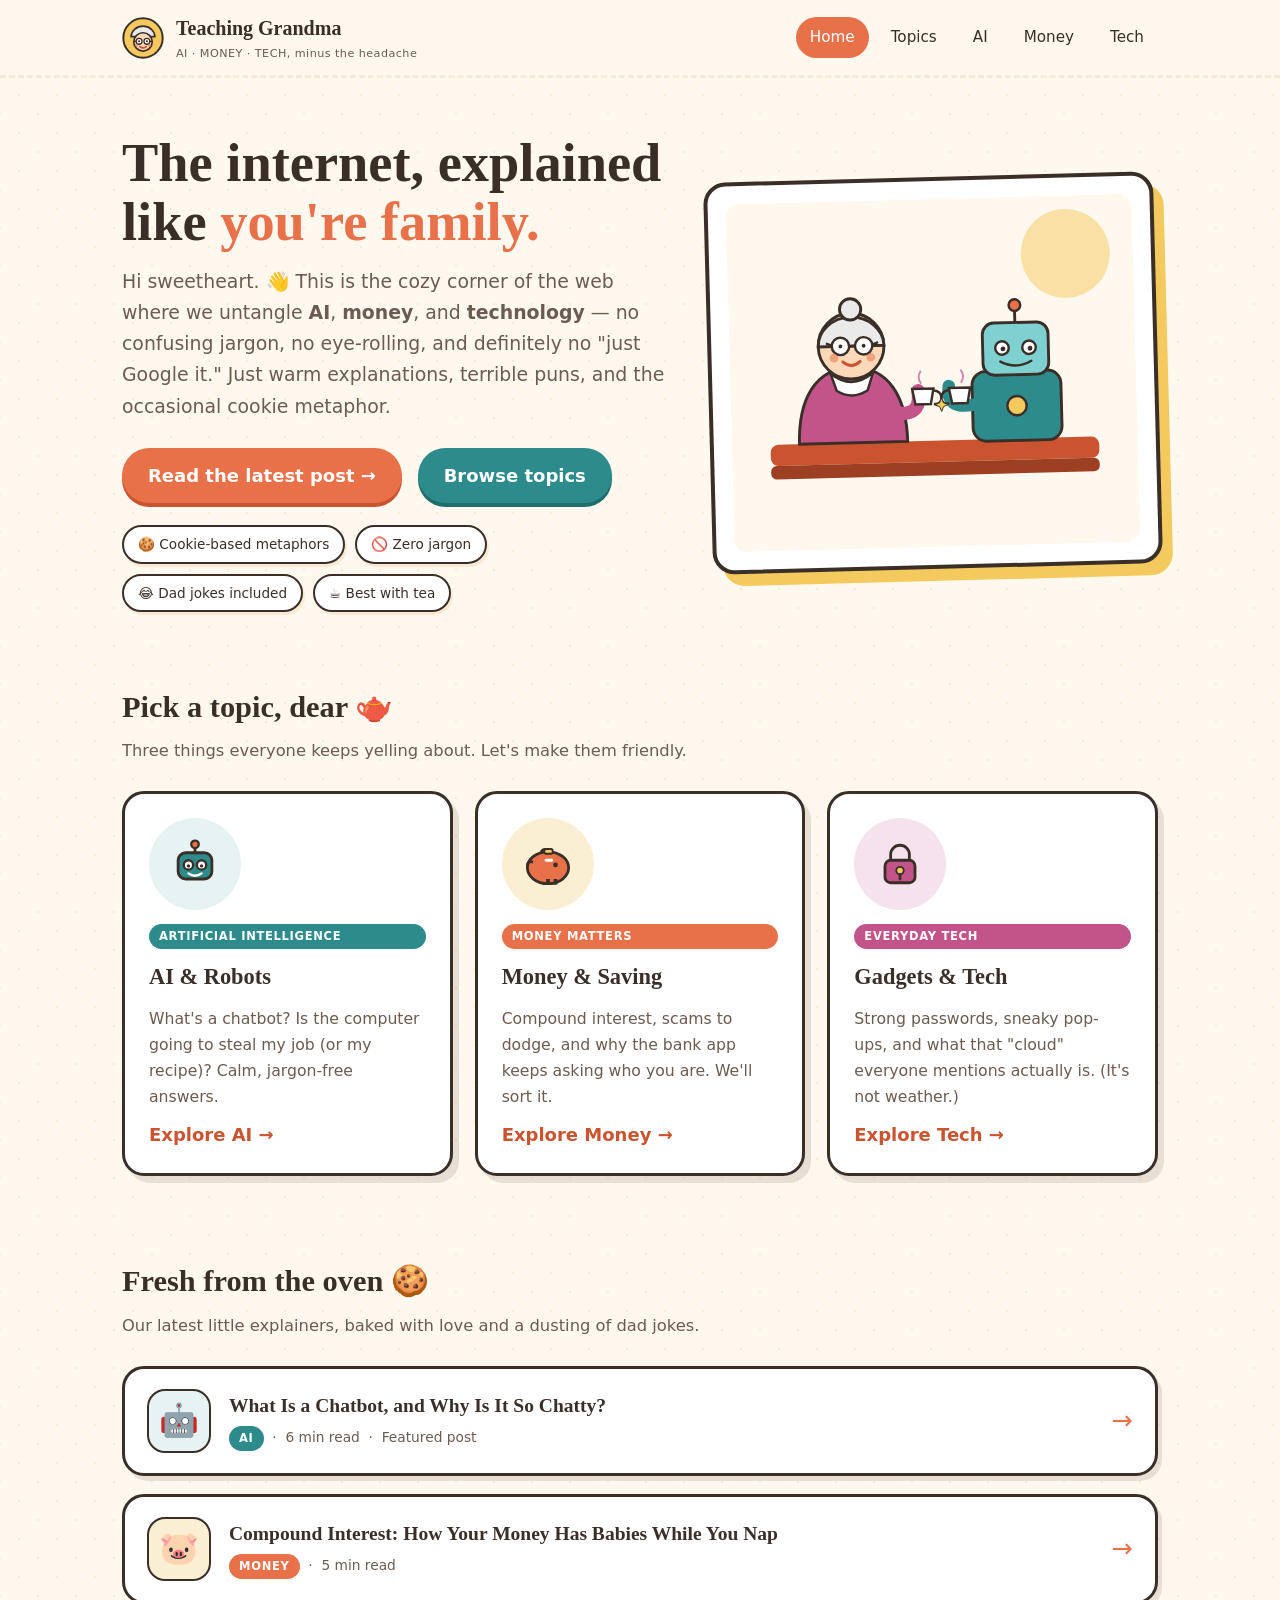
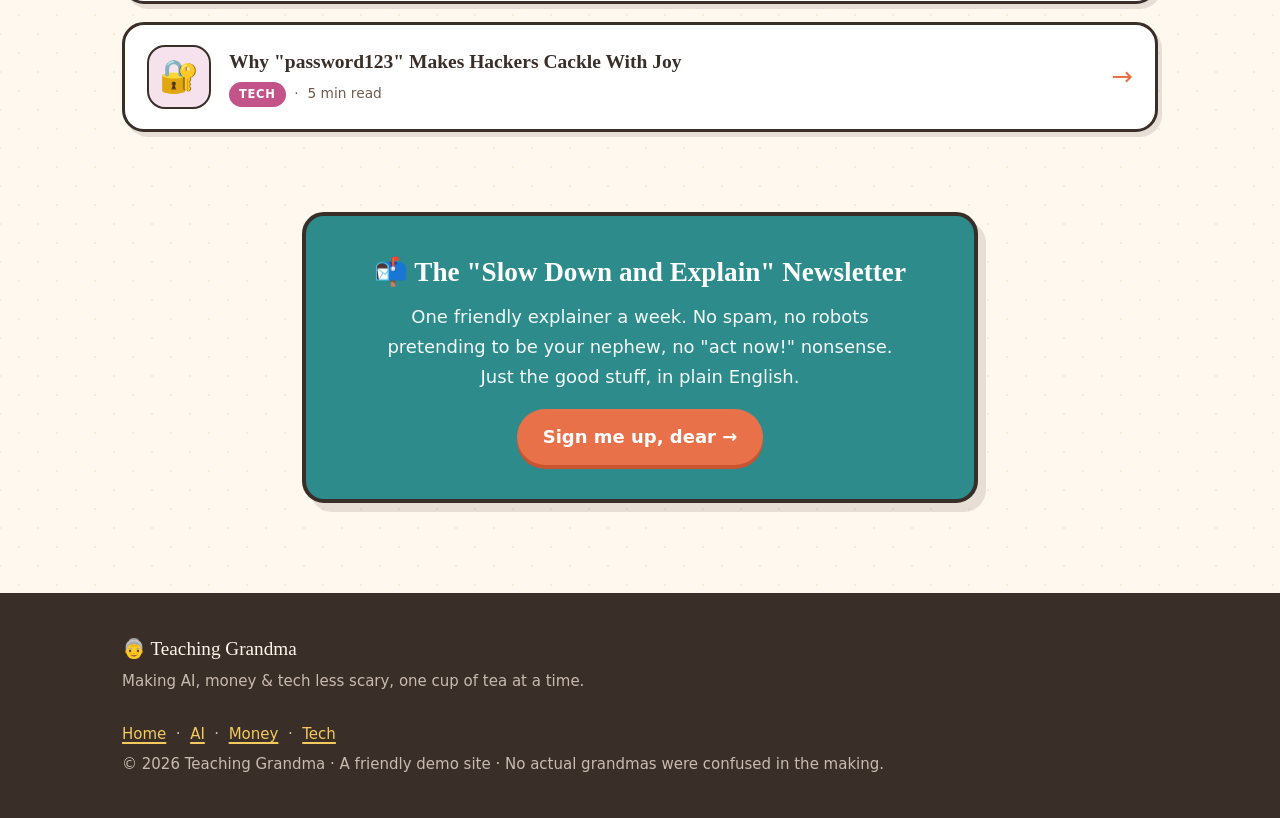
<file: index.html>
<!DOCTYPE html>
<html lang="en">
<head>
  <meta charset="UTF-8" />
  <meta name="viewport" content="width=device-width, initial-scale=1.0" />
  <title>Teaching Grandma — AI, Money &amp; Tech, explained like you're family</title>
  <meta name="description" content="The internet's coziest corner for understanding AI, money, and technology. No jargon, lots of jokes, and explanations even Grandma can follow (hi Grandma!)." />
  <link rel="stylesheet" href="styles.css" />
  <link rel="icon" href="data:image/svg+xml,<svg xmlns='http://www.w3.org/2000/svg' viewBox='0 0 100 100'><text y='.9em' font-size='90'>👵</text></svg>" />
</head>
<body>

  <!-- ===================== NAV ===================== -->
  <nav class="site-nav">
    <div class="wrap">
      <a class="brand" href="index.html" aria-label="Teaching Grandma home">
        <!-- tiny grandma logo -->
        <svg width="42" height="42" viewBox="0 0 64 64" role="img" aria-hidden="true">
          <circle cx="32" cy="32" r="30" fill="#F4C95D" stroke="#3A2E28" stroke-width="3"/>
          <path d="M14 30a18 16 0 0 1 36 0z" fill="#EAEAEA" stroke="#3A2E28" stroke-width="2.5"/>
          <circle cx="32" cy="38" r="14" fill="#FBD9B8" stroke="#3A2E28" stroke-width="2.5"/>
          <circle cx="26" cy="37" r="4.5" fill="#fff" stroke="#3A2E28" stroke-width="2"/>
          <circle cx="38" cy="37" r="4.5" fill="#fff" stroke="#3A2E28" stroke-width="2"/>
          <circle cx="26" cy="37" r="1.6" fill="#3A2E28"/><circle cx="38" cy="37" r="1.6" fill="#3A2E28"/>
          <path d="M22 37h-3M42 37h3" stroke="#3A2E28" stroke-width="2" stroke-linecap="round"/>
          <path d="M27 45q5 4 10 0" fill="none" stroke="#C9542F" stroke-width="2.5" stroke-linecap="round"/>
          <circle cx="22" cy="43" r="2.5" fill="#E8714A" opacity="0.6"/>
          <circle cx="42" cy="43" r="2.5" fill="#E8714A" opacity="0.6"/>
        </svg>
        <span>Teaching Grandma
          <span class="brand-sub">AI · MONEY · TECH, minus the headache</span>
        </span>
      </a>
      <div class="nav-links">
        <a href="index.html" class="active">Home</a>
        <a href="index.html#categories">Topics</a>
        <a href="posts/ai-chatbots-explained.html">AI</a>
        <a href="posts/compound-interest.html">Money</a>
        <a href="posts/strong-passwords.html">Tech</a>
      </div>
    </div>
  </nav>

  <!-- ===================== HERO ===================== -->
  <header class="hero">
    <div class="wrap">
      <div class="hero-text">
        <h1>The internet, explained like <span class="squiggle">you're family.</span></h1>
        <p class="lede">
          Hi sweetheart. 👋 This is the cozy corner of the web where we untangle
          <strong>AI</strong>, <strong>money</strong>, and <strong>technology</strong> —
          no confusing jargon, no eye-rolling, and definitely no "just Google it."
          Just warm explanations, terrible puns, and the occasional cookie metaphor.
        </p>
        <a class="btn" href="posts/ai-chatbots-explained.html">Read the latest post →</a>
        <a class="btn btn-teal" href="index.html#categories" style="margin-left:10px;">Browse topics</a>

        <div class="tagchips">
          <span class="tagchip">🍪 Cookie-based metaphors</span>
          <span class="tagchip">🚫 Zero jargon</span>
          <span class="tagchip">😂 Dad jokes included</span>
          <span class="tagchip">☕ Best with tea</span>
        </div>
      </div>

      <!-- HERO ILLUSTRATION: Grandma + friendly robot sharing tea -->
      <div class="hero-art">
        <svg viewBox="0 0 420 360" role="img" aria-label="A cheerful grandma sharing a cup of tea with a friendly robot">
          <!-- background -->
          <rect x="0" y="0" width="420" height="360" rx="14" fill="#FFF8EE"/>
          <circle cx="350" cy="60" r="46" fill="#F4C95D" opacity="0.5"/>
          <!-- table -->
          <rect x="40" y="250" width="340" height="22" rx="8" fill="#C9542F"/>
          <rect x="40" y="272" width="340" height="14" rx="6" fill="#9c3f22"/>

          <!-- GRANDMA -->
          <g>
            <!-- body -->
            <path d="M70 250c0-46 18-78 56-78s56 32 56 78z" fill="#C2548A" stroke="#3A2E28" stroke-width="3"/>
            <!-- collar -->
            <path d="M104 178q22 18 44 0l-6 18q-16 10-32 0z" fill="#fff" stroke="#3A2E28" stroke-width="2.5"/>
            <!-- head -->
            <circle cx="126" cy="150" r="34" fill="#FBD9B8" stroke="#3A2E28" stroke-width="3"/>
            <!-- hair bun -->
            <path d="M92 150a34 30 0 0 1 68 0z" fill="#EAEAEA" stroke="#3A2E28" stroke-width="3"/>
            <circle cx="126" cy="112" r="11" fill="#EAEAEA" stroke="#3A2E28" stroke-width="3"/>
            <!-- glasses -->
            <circle cx="115" cy="150" r="9" fill="#fff" stroke="#3A2E28" stroke-width="2.5"/>
            <circle cx="139" cy="150" r="9" fill="#fff" stroke="#3A2E28" stroke-width="2.5"/>
            <path d="M124 150h6M106 149l-5-2M148 149l5-2" stroke="#3A2E28" stroke-width="2.5" stroke-linecap="round"/>
            <circle cx="115" cy="150" r="2" fill="#3A2E28"/><circle cx="139" cy="150" r="2" fill="#3A2E28"/>
            <!-- rosy cheeks + smile -->
            <circle cx="108" cy="162" r="4.5" fill="#E8714A" opacity="0.55"/>
            <circle cx="146" cy="162" r="4.5" fill="#E8714A" opacity="0.55"/>
            <path d="M117 166q9 8 18 0" fill="none" stroke="#C9542F" stroke-width="3" stroke-linecap="round"/>
            <!-- arm holding teacup -->
            <path d="M168 220q30 6 26 -22" fill="none" stroke="#C2548A" stroke-width="14" stroke-linecap="round"/>
          </g>

          <!-- FRIENDLY ROBOT -->
          <g>
            <!-- body -->
            <rect x="250" y="180" width="92" height="72" rx="14" fill="#2E8B8B" stroke="#3A2E28" stroke-width="3"/>
            <circle cx="296" cy="216" r="10" fill="#F4C95D" stroke="#3A2E28" stroke-width="2.5"/>
            <!-- head -->
            <rect x="262" y="130" width="68" height="54" rx="12" fill="#7FD1D1" stroke="#3A2E28" stroke-width="3"/>
            <!-- antenna -->
            <path d="M296 130v-14" stroke="#3A2E28" stroke-width="3"/>
            <circle cx="296" cy="112" r="6" fill="#E8714A" stroke="#3A2E28" stroke-width="2.5"/>
            <!-- eyes -->
            <circle cx="282" cy="156" r="7" fill="#fff" stroke="#3A2E28" stroke-width="2.5"/>
            <circle cx="310" cy="156" r="7" fill="#fff" stroke="#3A2E28" stroke-width="2.5"/>
            <circle cx="283" cy="157" r="2.5" fill="#3A2E28"/><circle cx="311" cy="157" r="2.5" fill="#3A2E28"/>
            <!-- happy mouth -->
            <path d="M280 170q16 9 32 0" fill="none" stroke="#3A2E28" stroke-width="2.5" stroke-linecap="round"/>
            <!-- arm holding teacup -->
            <path d="M250 214q-28 4 -24 -20" fill="none" stroke="#2E8B8B" stroke-width="13" stroke-linecap="round"/>
          </g>

          <!-- two teacups meeting in a "cheers" -->
          <g>
            <path d="M188 196h22l-3 16h-16z" fill="#fff" stroke="#3A2E28" stroke-width="2.5"/>
            <path d="M210 198q8 1 8 8t-8 6" fill="none" stroke="#3A2E28" stroke-width="2.5"/>
            <path d="M226 196h22l-3 16h-16z" fill="#fff" stroke="#3A2E28" stroke-width="2.5"/>
            <path d="M226 198q-8 1 -8 8t8 6" fill="none" stroke="#3A2E28" stroke-width="2.5"/>
            <!-- steam -->
            <path d="M197 190q-4-6 0-12M239 190q4-6 0-12" fill="none" stroke="#C2548A" stroke-width="2" stroke-linecap="round" opacity="0.7"/>
            <!-- sparkle -->
            <path d="M218 206l2 5 5 2-5 2-2 5-2-5-5-2 5-2z" fill="#F4C95D" stroke="#3A2E28" stroke-width="1"/>
          </g>
        </svg>
      </div>
    </div>
  </header>

  <!-- ===================== CATEGORIES ===================== -->
  <main>
  <section class="section" id="categories">
    <div class="wrap">
      <h2 class="section-title">Pick a topic, dear 🫖</h2>
      <p class="section-sub">Three things everyone keeps yelling about. Let's make them friendly.</p>

      <div class="cards">
        <!-- AI -->
        <a class="card ai" href="posts/ai-chatbots-explained.html">
          <div class="card-icon">
            <svg width="60" height="60" viewBox="0 0 64 64" aria-hidden="true">
              <rect x="14" y="20" width="36" height="28" rx="8" fill="#2E8B8B" stroke="#3A2E28" stroke-width="3"/>
              <path d="M32 20v-7" stroke="#3A2E28" stroke-width="3"/>
              <circle cx="32" cy="11" r="4" fill="#E8714A" stroke="#3A2E28" stroke-width="2.5"/>
              <circle cx="25" cy="33" r="5" fill="#fff" stroke="#3A2E28" stroke-width="2.5"/>
              <circle cx="39" cy="33" r="5" fill="#fff" stroke="#3A2E28" stroke-width="2.5"/>
              <circle cx="25" cy="34" r="1.8" fill="#3A2E28"/><circle cx="39" cy="34" r="1.8" fill="#3A2E28"/>
              <path d="M25 42q7 5 14 0" fill="none" stroke="#fff" stroke-width="2.5" stroke-linecap="round"/>
            </svg>
          </div>
          <span class="pill ai">Artificial Intelligence</span>
          <h3>AI &amp; Robots</h3>
          <p>What's a chatbot? Is the computer going to steal my job (or my recipe)? Calm, jargon-free answers.</p>
          <span class="card-more">Explore AI →</span>
        </a>

        <!-- MONEY -->
        <a class="card money" href="posts/compound-interest.html">
          <div class="card-icon">
            <svg width="60" height="60" viewBox="0 0 64 64" aria-hidden="true">
              <ellipse cx="32" cy="36" rx="22" ry="17" fill="#E8714A" stroke="#3A2E28" stroke-width="3"/>
              <circle cx="40" cy="33" r="2.5" fill="#3A2E28"/>
              <path d="M16 30q-6-2-6 4" fill="none" stroke="#3A2E28" stroke-width="3"/>
              <path d="M24 21q2-6 8-4" fill="none" stroke="#3A2E28" stroke-width="3"/>
              <rect x="28" y="16" width="9" height="5" rx="2" fill="#F4C95D" stroke="#3A2E28" stroke-width="2"/>
              <rect x="30" y="48" width="4" height="6" fill="#3A2E28"/><rect x="38" y="48" width="4" height="6" fill="#3A2E28"/>
              <path d="M30 28h6" stroke="#fff" stroke-width="3" stroke-linecap="round"/>
            </svg>
          </div>
          <span class="pill money">Money Matters</span>
          <h3>Money &amp; Saving</h3>
          <p>Compound interest, scams to dodge, and why the bank app keeps asking who you are. We'll sort it.</p>
          <span class="card-more">Explore Money →</span>
        </a>

        <!-- TECH -->
        <a class="card tech" href="posts/strong-passwords.html">
          <div class="card-icon">
            <svg width="60" height="60" viewBox="0 0 64 64" aria-hidden="true">
              <rect x="16" y="28" width="32" height="24" rx="6" fill="#C2548A" stroke="#3A2E28" stroke-width="3"/>
              <path d="M22 28v-6a10 10 0 0 1 20 0v6" fill="none" stroke="#3A2E28" stroke-width="3"/>
              <circle cx="32" cy="39" r="4" fill="#F4C95D" stroke="#3A2E28" stroke-width="2"/>
              <path d="M32 43v5" stroke="#3A2E28" stroke-width="3" stroke-linecap="round"/>
            </svg>
          </div>
          <span class="pill tech">Everyday Tech</span>
          <h3>Gadgets &amp; Tech</h3>
          <p>Strong passwords, sneaky pop-ups, and what that "cloud" everyone mentions actually is. (It's not weather.)</p>
          <span class="card-more">Explore Tech →</span>
        </a>
      </div>
    </div>
  </section>

  <!-- ===================== FEATURED POSTS ===================== -->
  <section class="section">
    <div class="wrap">
      <h2 class="section-title">Fresh from the oven 🍪</h2>
      <p class="section-sub">Our latest little explainers, baked with love and a dusting of dad jokes.</p>

      <div class="postlist">
        <a class="post-row" href="posts/ai-chatbots-explained.html">
          <div class="emoji-badge" style="background:#E7F3F3">🤖</div>
          <div>
            <h4>What Is a Chatbot, and Why Is It So Chatty?</h4>
            <div class="post-meta"><span class="pill ai">AI</span> &nbsp;·&nbsp; 6 min read &nbsp;·&nbsp; Featured post</div>
          </div>
          <span class="arrow">→</span>
        </a>

        <a class="post-row" href="posts/compound-interest.html">
          <div class="emoji-badge" style="background:#FBEFD3">🐷</div>
          <div>
            <h4>Compound Interest: How Your Money Has Babies While You Nap</h4>
            <div class="post-meta"><span class="pill money">Money</span> &nbsp;·&nbsp; 5 min read</div>
          </div>
          <span class="arrow">→</span>
        </a>

        <a class="post-row" href="posts/strong-passwords.html">
          <div class="emoji-badge" style="background:#F6E2EC">🔐</div>
          <div>
            <h4>Why "password123" Makes Hackers Cackle With Joy</h4>
            <div class="post-meta"><span class="pill tech">Tech</span> &nbsp;·&nbsp; 5 min read</div>
          </div>
          <span class="arrow">→</span>
        </a>
      </div>
    </div>
  </section>

  <!-- ===================== CALLOUT ===================== -->
  <section class="section">
    <div class="wrap narrow">
      <div class="callout">
        <h3>📬 The "Slow Down and Explain" Newsletter</h3>
        <p>One friendly explainer a week. No spam, no robots pretending to be your nephew, no "act now!" nonsense. Just the good stuff, in plain English.</p>
        <a class="btn" href="#" onclick="alert('Pretend you just subscribed! 🎉 This is a demo site, but Grandma appreciates the enthusiasm.');return false;">Sign me up, dear →</a>
      </div>
    </div>
  </section>
  </main>

  <!-- ===================== FOOTER ===================== -->
  <footer class="site-footer">
    <div class="wrap">
      <div>
        <div class="foot-brand">👵 Teaching Grandma</div>
        <small>Making AI, money &amp; tech less scary, one cup of tea at a time.</small>
      </div>
      <div>
        <small>
          <a href="index.html">Home</a> &nbsp;·&nbsp;
          <a href="posts/ai-chatbots-explained.html">AI</a> &nbsp;·&nbsp;
          <a href="posts/compound-interest.html">Money</a> &nbsp;·&nbsp;
          <a href="posts/strong-passwords.html">Tech</a>
          <br/>© 2026 Teaching Grandma · A friendly demo site · No actual grandmas were confused in the making.
        </small>
      </div>
    </div>
  </footer>

</body>
</html>
</file>
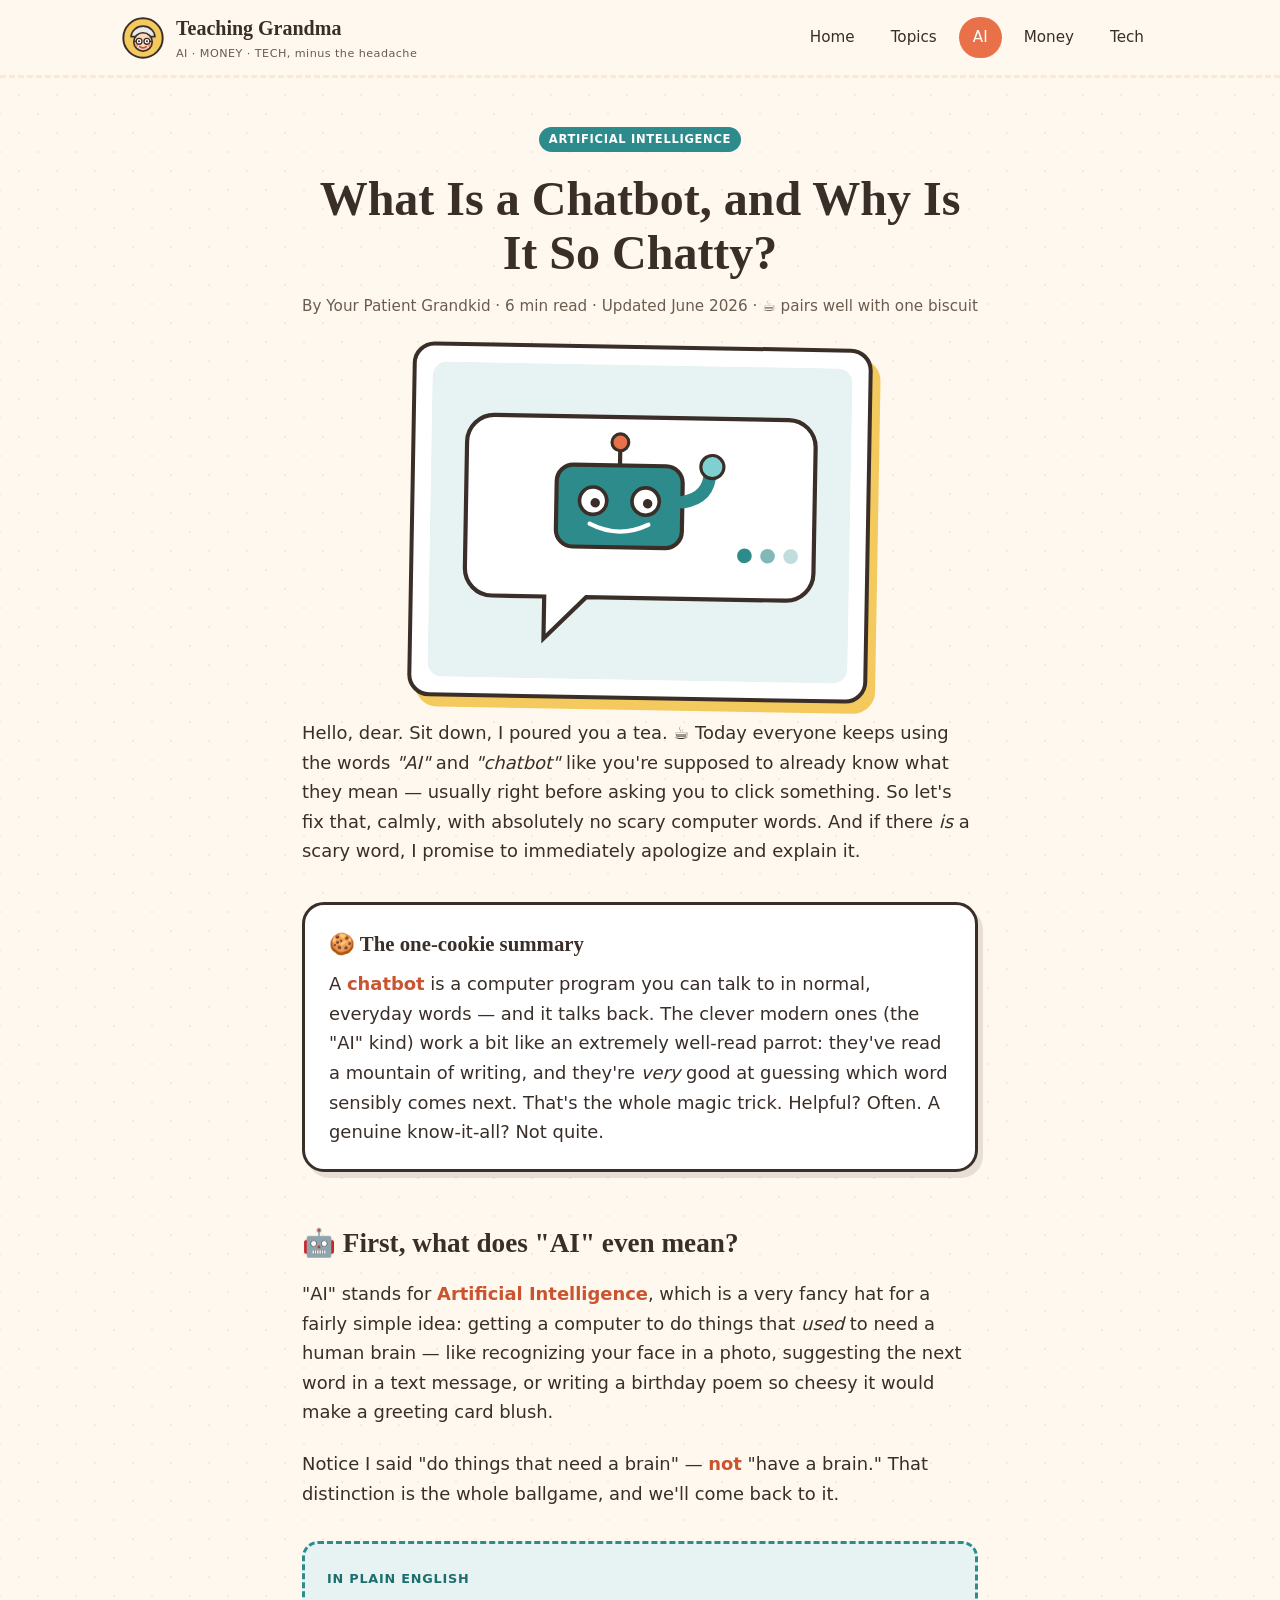
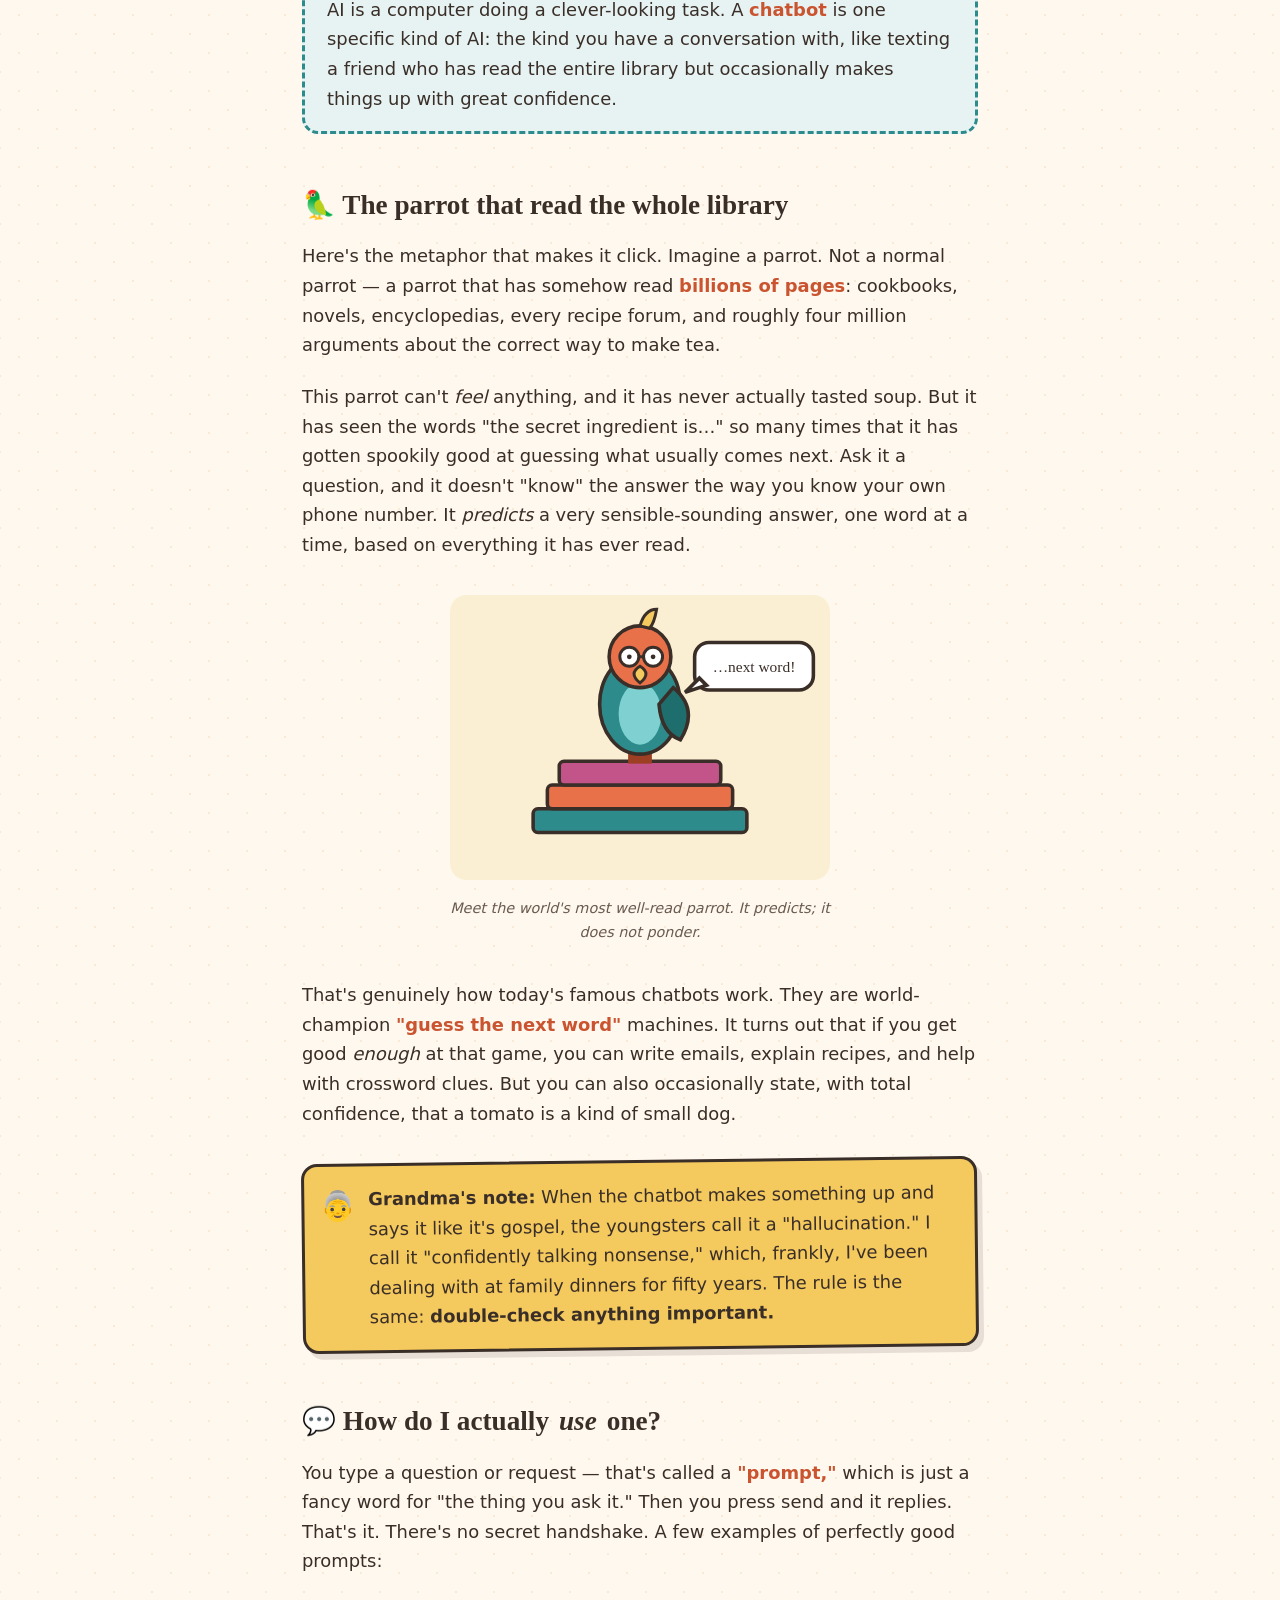
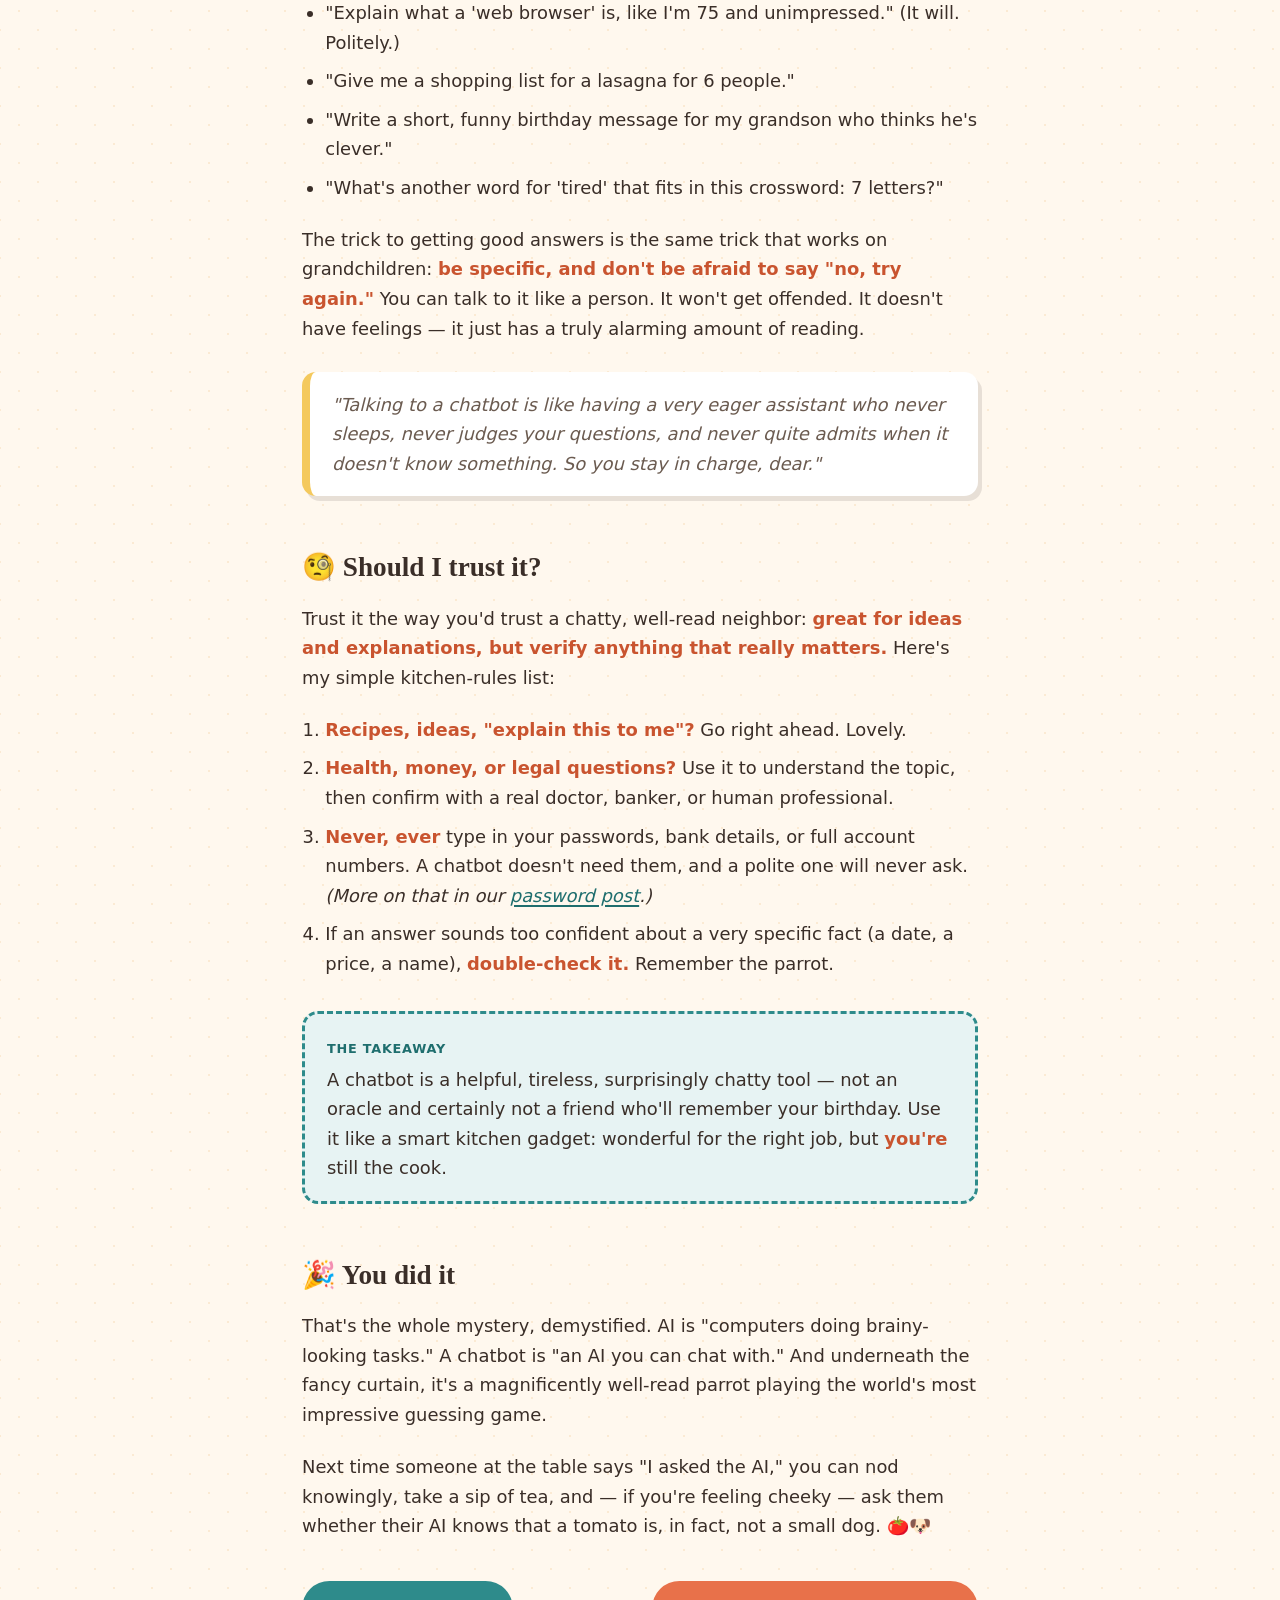
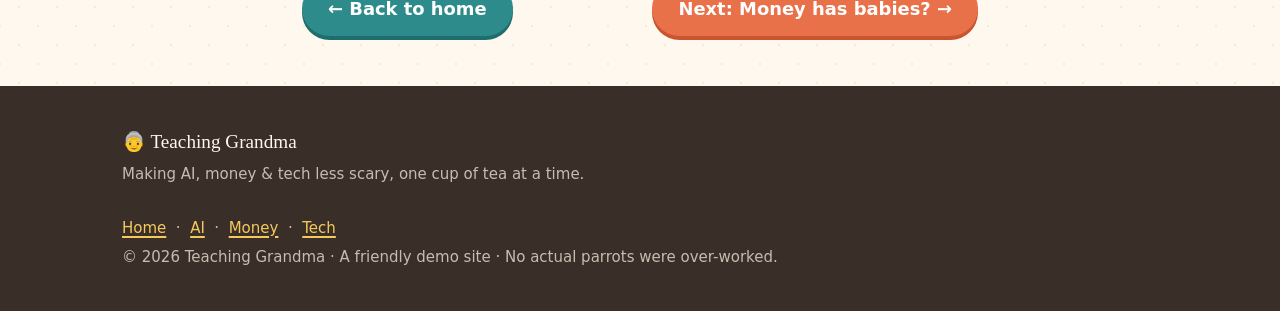
<file: posts/ai-chatbots-explained.html>
<!DOCTYPE html>
<html lang="en">
<head>
  <meta charset="UTF-8" />
  <meta name="viewport" content="width=device-width, initial-scale=1.0" />
  <title>What Is a Chatbot, and Why Is It So Chatty? — Teaching Grandma</title>
  <meta name="description" content="A warm, jargon-free, slightly silly explanation of AI chatbots — using cookies, a very enthusiastic parrot, and zero scary words." />
  <link rel="stylesheet" href="../styles.css" />
  <link rel="icon" href="data:image/svg+xml,<svg xmlns='http://www.w3.org/2000/svg' viewBox='0 0 100 100'><text y='.9em' font-size='90'>🤖</text></svg>" />
</head>
<body>

  <!-- ===================== NAV ===================== -->
  <nav class="site-nav">
    <div class="wrap">
      <a class="brand" href="../index.html" aria-label="Teaching Grandma home">
        <svg width="42" height="42" viewBox="0 0 64 64" role="img" aria-hidden="true">
          <circle cx="32" cy="32" r="30" fill="#F4C95D" stroke="#3A2E28" stroke-width="3"/>
          <path d="M14 30a18 16 0 0 1 36 0z" fill="#EAEAEA" stroke="#3A2E28" stroke-width="2.5"/>
          <circle cx="32" cy="38" r="14" fill="#FBD9B8" stroke="#3A2E28" stroke-width="2.5"/>
          <circle cx="26" cy="37" r="4.5" fill="#fff" stroke="#3A2E28" stroke-width="2"/>
          <circle cx="38" cy="37" r="4.5" fill="#fff" stroke="#3A2E28" stroke-width="2"/>
          <circle cx="26" cy="37" r="1.6" fill="#3A2E28"/><circle cx="38" cy="37" r="1.6" fill="#3A2E28"/>
          <path d="M22 37h-3M42 37h3" stroke="#3A2E28" stroke-width="2" stroke-linecap="round"/>
          <path d="M27 45q5 4 10 0" fill="none" stroke="#C9542F" stroke-width="2.5" stroke-linecap="round"/>
          <circle cx="22" cy="43" r="2.5" fill="#E8714A" opacity="0.6"/>
          <circle cx="42" cy="43" r="2.5" fill="#E8714A" opacity="0.6"/>
        </svg>
        <span>Teaching Grandma
          <span class="brand-sub">AI · MONEY · TECH, minus the headache</span>
        </span>
      </a>
      <div class="nav-links">
        <a href="../index.html">Home</a>
        <a href="../index.html#categories">Topics</a>
        <a href="ai-chatbots-explained.html" class="active">AI</a>
        <a href="compound-interest.html">Money</a>
        <a href="strong-passwords.html">Tech</a>
      </div>
    </div>
  </nav>

  <!-- ===================== ARTICLE HEADER ===================== -->
  <header class="article-header">
    <div class="wrap narrow">
      <span class="pill ai">Artificial Intelligence</span>
      <h1>What Is a Chatbot, and Why Is It So Chatty?</h1>
      <div class="byline">By Your Patient Grandkid · 6 min read · Updated June 2026 · ☕ pairs well with one biscuit</div>

      <!-- HERO ART: a friendly chatbot speech bubble robot -->
      <div class="article-hero-art">
        <svg viewBox="0 0 400 300" role="img" aria-label="A friendly robot popping out of a chat speech bubble, waving hello">
          <rect x="0" y="0" width="400" height="300" rx="14" fill="#E7F3F3"/>
          <!-- big speech bubble -->
          <path d="M60 50h280a26 26 0 0 1 26 26v120a26 26 0 0 1-26 26H150l-40 40v-40H60a26 26 0 0 1-26-26V76a26 26 0 0 1 26-26z"
                fill="#fff" stroke="#3A2E28" stroke-width="4"/>
          <!-- typing dots -->
          <circle cx="300" cy="180" r="7" fill="#2E8B8B"/>
          <circle cx="322" cy="180" r="7" fill="#2E8B8B" opacity="0.6"/>
          <circle cx="344" cy="180" r="7" fill="#2E8B8B" opacity="0.3"/>
          <!-- robot inside -->
          <g>
            <rect x="120" y="96" width="120" height="78" rx="16" fill="#2E8B8B" stroke="#3A2E28" stroke-width="4"/>
            <path d="M180 96v-16" stroke="#3A2E28" stroke-width="4"/>
            <circle cx="180" cy="74" r="8" fill="#E8714A" stroke="#3A2E28" stroke-width="3"/>
            <circle cx="155" cy="130" r="13" fill="#fff" stroke="#3A2E28" stroke-width="3.5"/>
            <circle cx="205" cy="130" r="13" fill="#fff" stroke="#3A2E28" stroke-width="3.5"/>
            <circle cx="157" cy="132" r="4.5" fill="#3A2E28"/><circle cx="207" cy="132" r="4.5" fill="#3A2E28"/>
            <path d="M152 152q28 14 56 0" fill="none" stroke="#fff" stroke-width="4" stroke-linecap="round"/>
            <!-- waving hand -->
            <path d="M240 130q26 -4 26 -30" fill="none" stroke="#2E8B8B" stroke-width="12" stroke-linecap="round"/>
            <circle cx="268" cy="96" r="11" fill="#7FD1D1" stroke="#3A2E28" stroke-width="3"/>
          </g>
        </svg>
      </div>
    </div>
  </header>

  <!-- ===================== ARTICLE BODY ===================== -->
  <main>
  <article class="article">
    <div class="wrap narrow">

      <p>
        Hello, dear. Sit down, I poured you a tea. ☕ Today everyone keeps using the words
        <em>"AI"</em> and <em>"chatbot"</em> like you're supposed to already know what they
        mean — usually right before asking you to click something. So let's fix that, calmly,
        with absolutely no scary computer words. And if there <em>is</em> a scary word,
        I promise to immediately apologize and explain it.
      </p>

      <div class="tldr">
        <h3>🍪 The one-cookie summary</h3>
        <p style="margin:0;">
          A <strong>chatbot</strong> is a computer program you can talk to in normal,
          everyday words — and it talks back. The clever modern ones (the "AI" kind) work a
          bit like an extremely well-read parrot: they've read a mountain of writing, and
          they're <em>very</em> good at guessing which word sensibly comes next. That's the
          whole magic trick. Helpful? Often. A genuine know-it-all? Not quite.
        </p>
      </div>

      <h2>🤖 First, what does "AI" even mean?</h2>
      <p>
        "AI" stands for <strong>Artificial Intelligence</strong>, which is a very fancy hat
        for a fairly simple idea: getting a computer to do things that <em>used</em> to need a
        human brain — like recognizing your face in a photo, suggesting the next word in a
        text message, or writing a birthday poem so cheesy it would make a greeting card blush.
      </p>
      <p>
        Notice I said "do things that need a brain" — <strong>not</strong> "have a brain."
        That distinction is the whole ballgame, and we'll come back to it.
      </p>

      <div class="plain-box">
        <span class="plain-label">In plain English</span>
        <p style="margin:0;">
          AI is a computer doing a clever-looking task. A <strong>chatbot</strong> is one
          specific kind of AI: the kind you have a conversation with, like texting a friend
          who has read the entire library but occasionally makes things up with great confidence.
        </p>
      </div>

      <h2>🦜 The parrot that read the whole library</h2>
      <p>
        Here's the metaphor that makes it click. Imagine a parrot. Not a normal parrot —
        a parrot that has somehow read <strong>billions of pages</strong>: cookbooks, novels,
        encyclopedias, every recipe forum, and roughly four million arguments about the
        correct way to make tea.
      </p>
      <p>
        This parrot can't <em>feel</em> anything, and it has never actually tasted soup.
        But it has seen the words "the secret ingredient is…" so many times that it has gotten
        spookily good at guessing what usually comes next. Ask it a question, and it doesn't
        "know" the answer the way you know your own phone number. It <em>predicts</em> a very
        sensible-sounding answer, one word at a time, based on everything it has ever read.
      </p>

      <figure class="inline-art">
        <svg viewBox="0 0 320 240" role="img" aria-label="A cheerful parrot wearing tiny reading glasses, perched on a stack of books">
          <rect x="0" y="0" width="320" height="240" rx="14" fill="#FBEFD3"/>
          <!-- stack of books -->
          <rect x="70" y="180" width="180" height="20" rx="4" fill="#2E8B8B" stroke="#3A2E28" stroke-width="3"/>
          <rect x="82" y="160" width="156" height="20" rx="4" fill="#E8714A" stroke="#3A2E28" stroke-width="3"/>
          <rect x="92" y="140" width="136" height="20" rx="4" fill="#C2548A" stroke="#3A2E28" stroke-width="3"/>
          <!-- perch -->
          <rect x="150" y="120" width="20" height="22" fill="#9c3f22"/>
          <!-- parrot body -->
          <ellipse cx="160" cy="92" rx="34" ry="42" fill="#2E8B8B" stroke="#3A2E28" stroke-width="3"/>
          <ellipse cx="160" cy="100" rx="18" ry="26" fill="#7FD1D1"/>
          <!-- wing -->
          <path d="M188 78q22 18 6 44q-16 -6 -18 -30z" fill="#1F6E6E" stroke="#3A2E28" stroke-width="3"/>
          <!-- head -->
          <circle cx="160" cy="52" r="26" fill="#E8714A" stroke="#3A2E28" stroke-width="3"/>
          <!-- crest -->
          <path d="M160 26q4-14 14-14q-2 12-6 16z" fill="#F4C95D" stroke="#3A2E28" stroke-width="2.5"/>
          <!-- glasses -->
          <circle cx="151" cy="52" r="8" fill="#fff" stroke="#3A2E28" stroke-width="2.5"/>
          <circle cx="171" cy="52" r="8" fill="#fff" stroke="#3A2E28" stroke-width="2.5"/>
          <path d="M159 52h4" stroke="#3A2E28" stroke-width="2.5"/>
          <circle cx="151" cy="52" r="2" fill="#3A2E28"/><circle cx="171" cy="52" r="2" fill="#3A2E28"/>
          <!-- beak -->
          <path d="M160 60q-10 6 0 14q10-8 0-14z" fill="#F4C95D" stroke="#3A2E28" stroke-width="2.5"/>
          <!-- speech -->
          <g>
            <rect x="206" y="40" width="100" height="40" rx="12" fill="#fff" stroke="#3A2E28" stroke-width="3"/>
            <path d="M210 70l-12 12 18-6z" fill="#fff" stroke="#3A2E28" stroke-width="3"/>
            <text x="256" y="65" font-family="Verdana" font-size="13" fill="#3A2E28" text-anchor="middle">…next word!</text>
          </g>
        </svg>
        <figcaption>Meet the world's most well-read parrot. It predicts; it does not ponder.</figcaption>
      </figure>

      <p>
        That's genuinely how today's famous chatbots work. They are world-champion
        <strong>"guess the next word"</strong> machines. It turns out that if you get good
        <em>enough</em> at that game, you can write emails, explain recipes, and help with
        crossword clues. But you can also occasionally state, with total confidence, that
        a tomato is a kind of small dog.
      </p>

      <div class="grandma-note">
        <strong>Grandma's note:</strong> When the chatbot makes something up and says it like
        it's gospel, the youngsters call it a "hallucination." I call it "confidently talking
        nonsense," which, frankly, I've been dealing with at family dinners for fifty years.
        The rule is the same: <strong>double-check anything important.</strong>
      </div>

      <h2>💬 How do I actually <em>use</em> one?</h2>
      <p>
        You type a question or request — that's called a <strong>"prompt,"</strong> which is
        just a fancy word for "the thing you ask it." Then you press send and it replies.
        That's it. There's no secret handshake. A few examples of perfectly good prompts:
      </p>
      <ul>
        <li>"Explain what a 'web browser' is, like I'm 75 and unimpressed." (It will. Politely.)</li>
        <li>"Give me a shopping list for a lasagna for 6 people."</li>
        <li>"Write a short, funny birthday message for my grandson who thinks he's clever."</li>
        <li>"What's another word for 'tired' that fits in this crossword: 7 letters?"</li>
      </ul>
      <p>
        The trick to getting good answers is the same trick that works on grandchildren:
        <strong>be specific, and don't be afraid to say "no, try again."</strong> You can talk
        to it like a person. It won't get offended. It doesn't have feelings — it just has
        a truly alarming amount of reading.
      </p>

      <blockquote>
        "Talking to a chatbot is like having a very eager assistant who never sleeps, never
        judges your questions, and never <em>quite</em> admits when it doesn't know something.
        So you stay in charge, dear."
      </blockquote>

      <h2>🧐 Should I trust it?</h2>
      <p>
        Trust it the way you'd trust a chatty, well-read neighbor: <strong>great for ideas
        and explanations, but verify anything that really matters.</strong> Here's my simple
        kitchen-rules list:
      </p>
      <ol>
        <li><strong>Recipes, ideas, "explain this to me"?</strong> Go right ahead. Lovely.</li>
        <li><strong>Health, money, or legal questions?</strong> Use it to understand the topic, then confirm with a real doctor, banker, or human professional.</li>
        <li><strong>Never, ever</strong> type in your passwords, bank details, or full account numbers. A chatbot doesn't need them, and a polite one will never ask. <em>(More on that in our <a href="strong-passwords.html">password post</a>.)</em></li>
        <li>If an answer sounds too confident about a very specific fact (a date, a price, a name), <strong>double-check it.</strong> Remember the parrot.</li>
      </ol>

      <div class="plain-box">
        <span class="plain-label">The takeaway</span>
        <p style="margin:0;">
          A chatbot is a helpful, tireless, surprisingly chatty tool — not an oracle and
          certainly not a friend who'll remember your birthday. Use it like a smart kitchen
          gadget: wonderful for the right job, but <strong>you're</strong> still the cook.
        </p>
      </div>

      <h2>🎉 You did it</h2>
      <p>
        That's the whole mystery, demystified. AI is "computers doing brainy-looking tasks."
        A chatbot is "an AI you can chat with." And underneath the fancy curtain, it's a
        magnificently well-read parrot playing the world's most impressive guessing game.
      </p>
      <p>
        Next time someone at the table says "I asked the AI," you can nod knowingly, take a
        sip of tea, and — if you're feeling cheeky — ask them whether their AI knows that a
        tomato is, in fact, not a small dog. 🍅🐶
      </p>

      <!-- POST NAVIGATION -->
      <div class="post-nav">
        <a class="btn btn-teal" href="../index.html">← Back to home</a>
        <a class="btn" href="compound-interest.html">Next: Money has babies? →</a>
      </div>

    </div>
  </article>
  </main>

  <!-- ===================== FOOTER ===================== -->
  <footer class="site-footer">
    <div class="wrap">
      <div>
        <div class="foot-brand">👵 Teaching Grandma</div>
        <small>Making AI, money &amp; tech less scary, one cup of tea at a time.</small>
      </div>
      <div>
        <small>
          <a href="../index.html">Home</a> &nbsp;·&nbsp;
          <a href="ai-chatbots-explained.html">AI</a> &nbsp;·&nbsp;
          <a href="compound-interest.html">Money</a> &nbsp;·&nbsp;
          <a href="strong-passwords.html">Tech</a>
          <br/>© 2026 Teaching Grandma · A friendly demo site · No actual parrots were over-worked.
        </small>
      </div>
    </div>
  </footer>

</body>
</html>
</file>
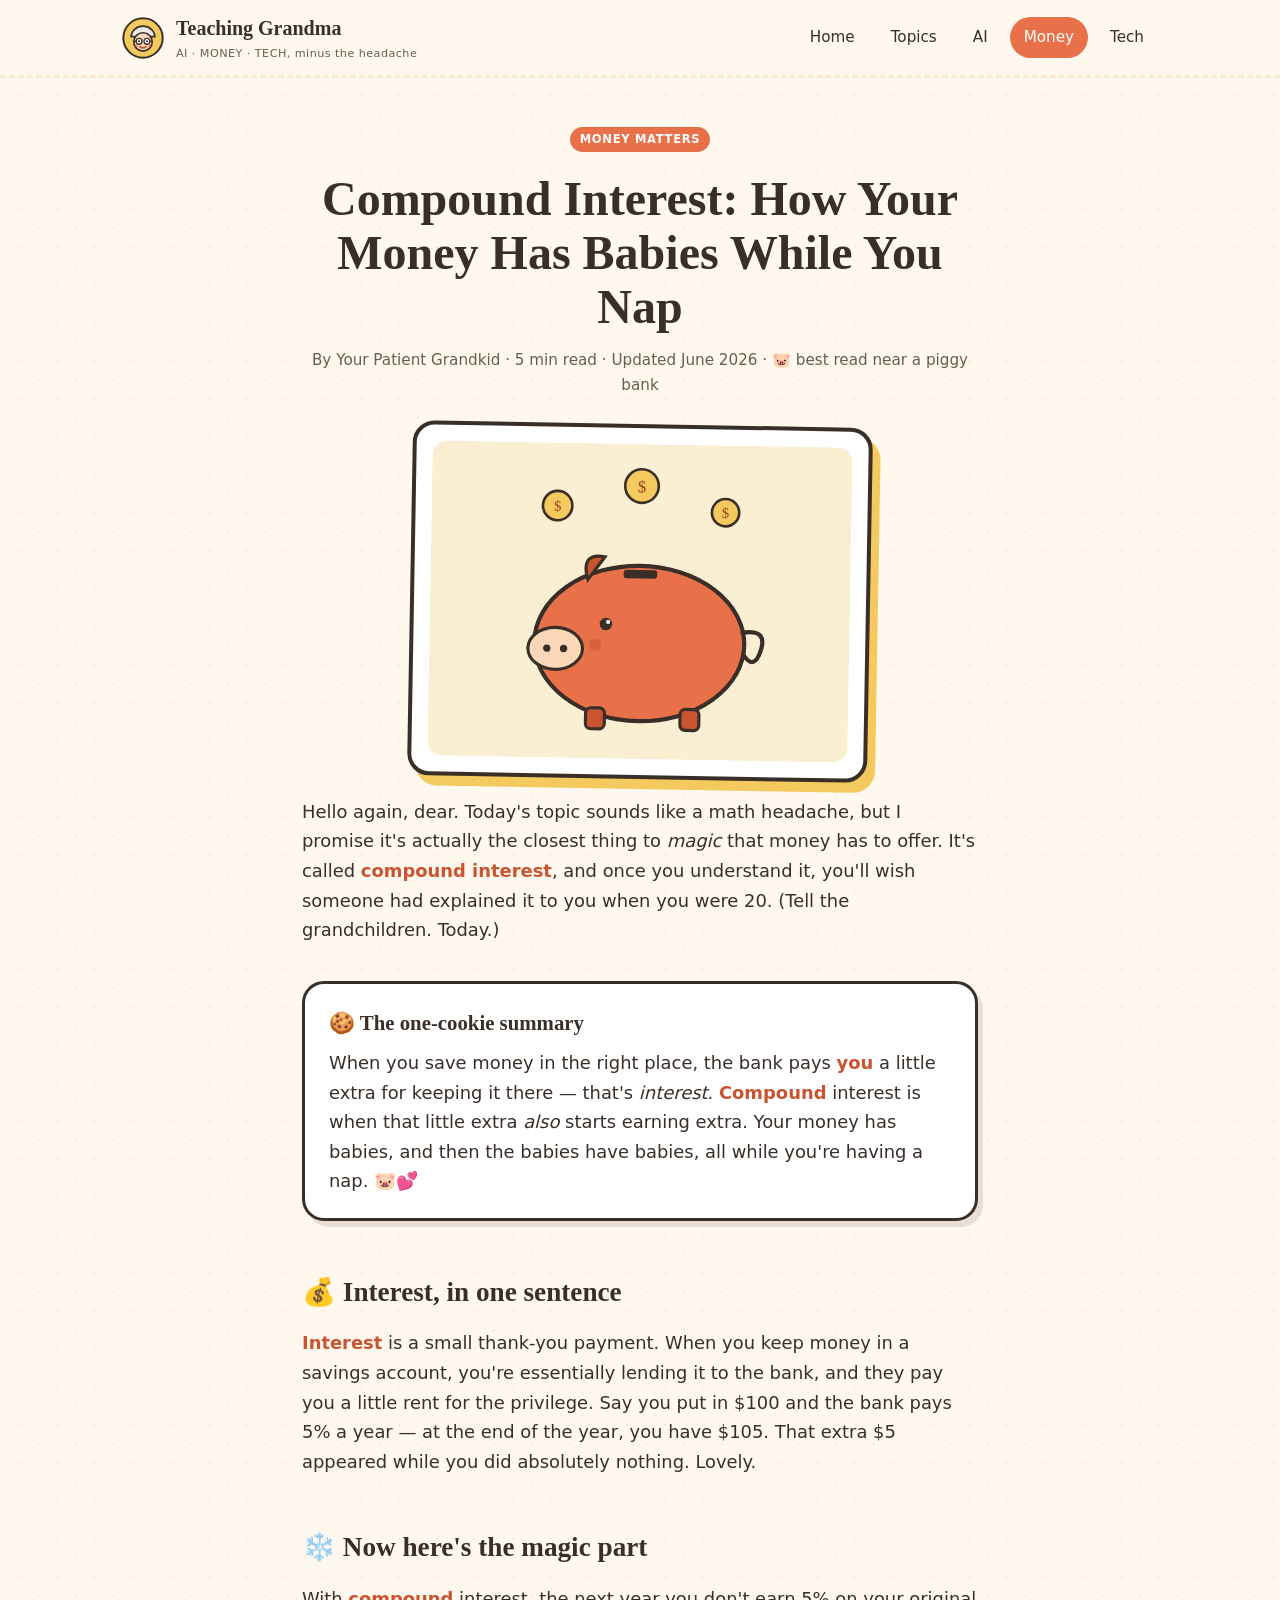
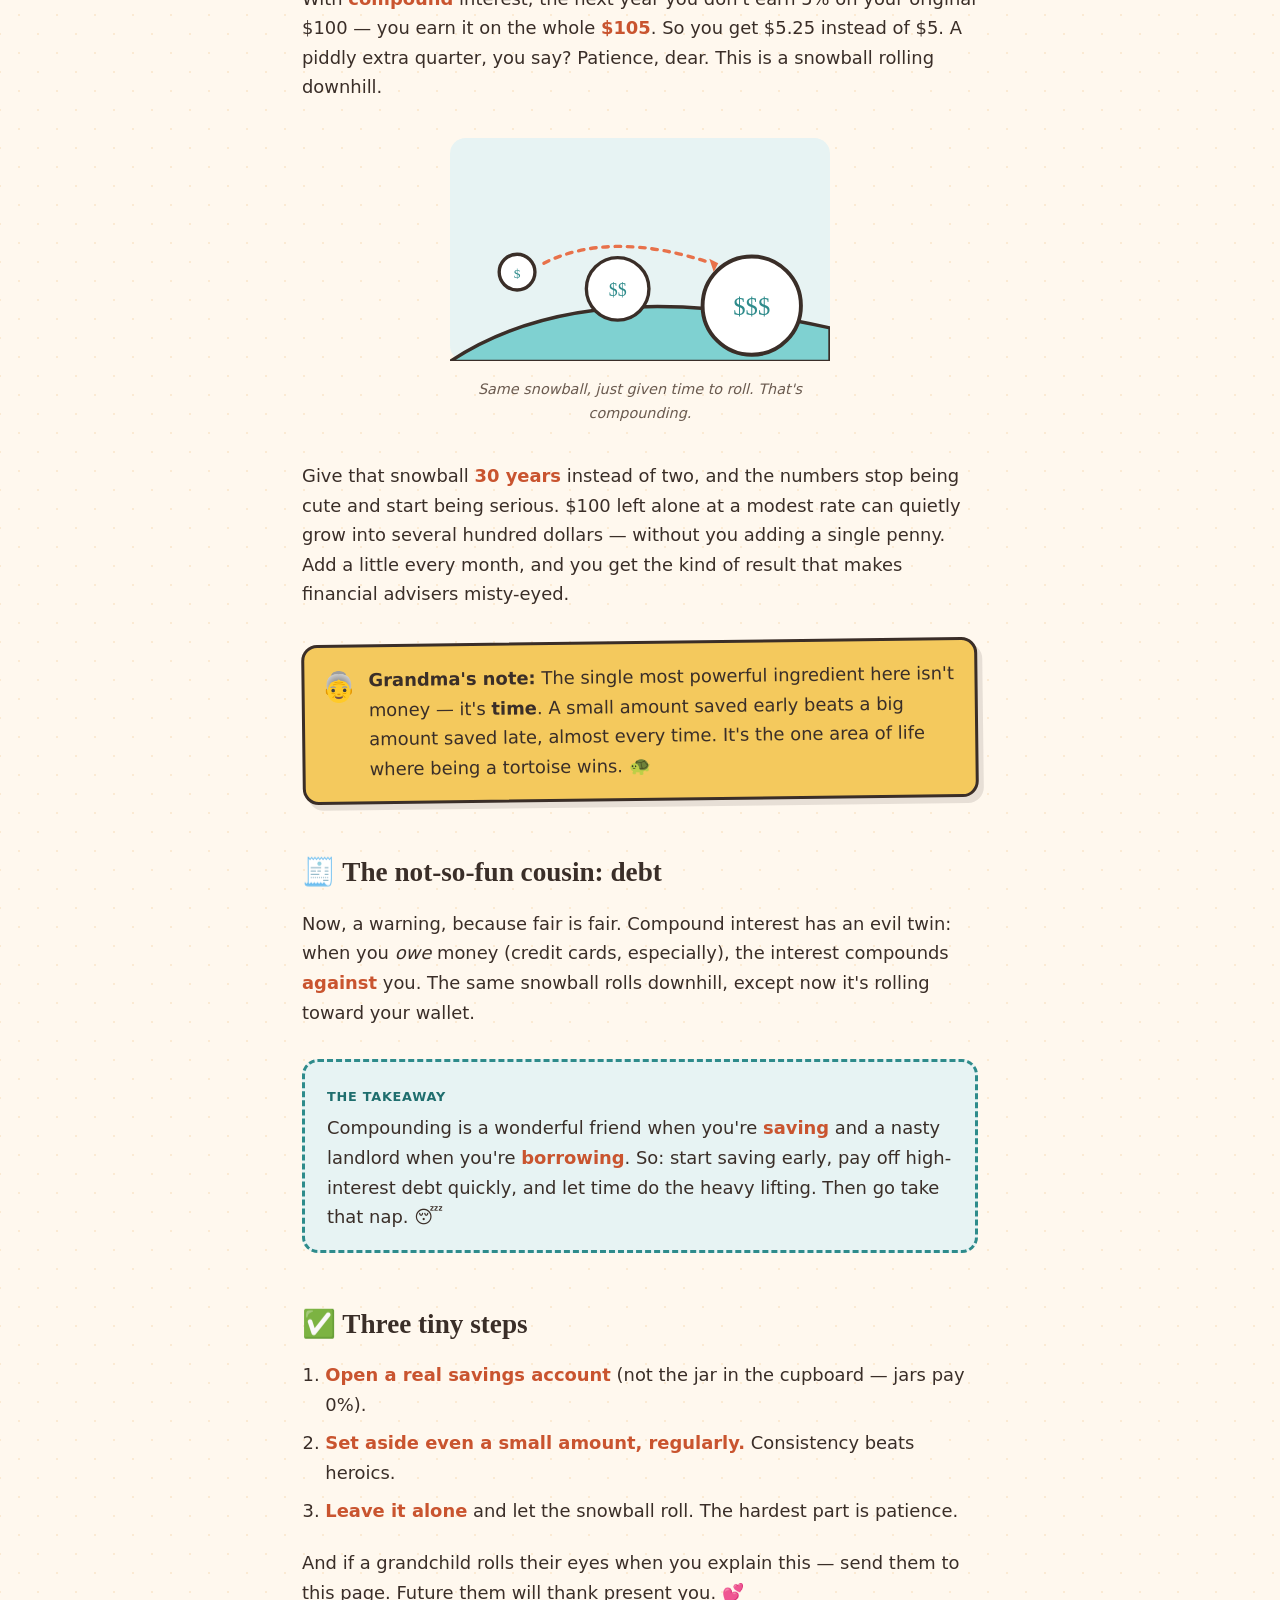
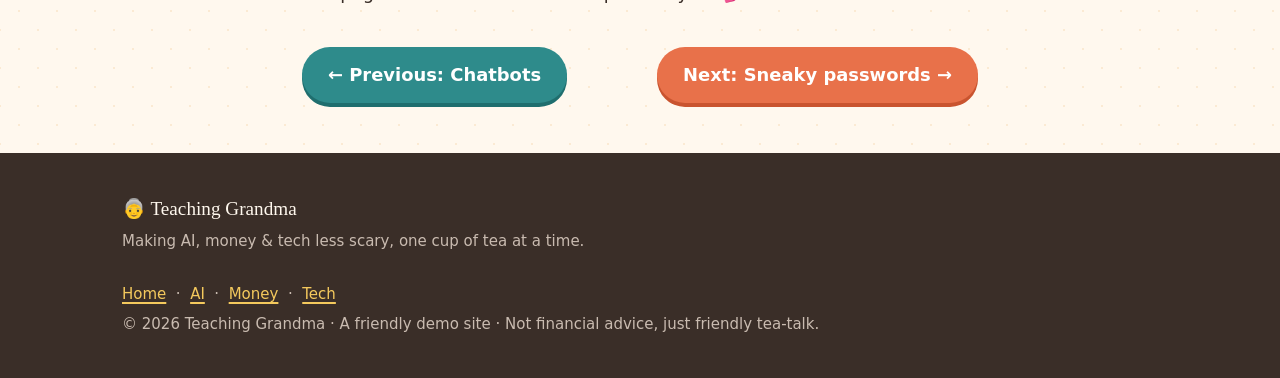
<file: posts/compound-interest.html>
<!DOCTYPE html>
<html lang="en">
<head>
  <meta charset="UTF-8" />
  <meta name="viewport" content="width=device-width, initial-scale=1.0" />
  <title>Compound Interest: How Your Money Has Babies While You Nap — Teaching Grandma</title>
  <meta name="description" content="A cozy, funny explanation of compound interest using a piggy bank, some snowballs, and zero math anxiety." />
  <link rel="stylesheet" href="../styles.css" />
  <link rel="icon" href="data:image/svg+xml,<svg xmlns='http://www.w3.org/2000/svg' viewBox='0 0 100 100'><text y='.9em' font-size='90'>🐷</text></svg>" />
</head>
<body>

  <nav class="site-nav">
    <div class="wrap">
      <a class="brand" href="../index.html" aria-label="Teaching Grandma home">
        <svg width="42" height="42" viewBox="0 0 64 64" role="img" aria-hidden="true">
          <circle cx="32" cy="32" r="30" fill="#F4C95D" stroke="#3A2E28" stroke-width="3"/>
          <path d="M14 30a18 16 0 0 1 36 0z" fill="#EAEAEA" stroke="#3A2E28" stroke-width="2.5"/>
          <circle cx="32" cy="38" r="14" fill="#FBD9B8" stroke="#3A2E28" stroke-width="2.5"/>
          <circle cx="26" cy="37" r="4.5" fill="#fff" stroke="#3A2E28" stroke-width="2"/>
          <circle cx="38" cy="37" r="4.5" fill="#fff" stroke="#3A2E28" stroke-width="2"/>
          <circle cx="26" cy="37" r="1.6" fill="#3A2E28"/><circle cx="38" cy="37" r="1.6" fill="#3A2E28"/>
          <path d="M22 37h-3M42 37h3" stroke="#3A2E28" stroke-width="2" stroke-linecap="round"/>
          <path d="M27 45q5 4 10 0" fill="none" stroke="#C9542F" stroke-width="2.5" stroke-linecap="round"/>
          <circle cx="22" cy="43" r="2.5" fill="#E8714A" opacity="0.6"/>
          <circle cx="42" cy="43" r="2.5" fill="#E8714A" opacity="0.6"/>
        </svg>
        <span>Teaching Grandma
          <span class="brand-sub">AI · MONEY · TECH, minus the headache</span>
        </span>
      </a>
      <div class="nav-links">
        <a href="../index.html">Home</a>
        <a href="../index.html#categories">Topics</a>
        <a href="ai-chatbots-explained.html">AI</a>
        <a href="compound-interest.html" class="active">Money</a>
        <a href="strong-passwords.html">Tech</a>
      </div>
    </div>
  </nav>

  <header class="article-header">
    <div class="wrap narrow">
      <span class="pill money">Money Matters</span>
      <h1>Compound Interest: How Your Money Has Babies While You Nap</h1>
      <div class="byline">By Your Patient Grandkid · 5 min read · Updated June 2026 · 🐷 best read near a piggy bank</div>

      <div class="article-hero-art">
        <svg viewBox="0 0 400 300" role="img" aria-label="A happy piggy bank with coins joyfully raining into it">
          <rect x="0" y="0" width="400" height="300" rx="14" fill="#FBEFD3"/>
          <!-- falling coins -->
          <g stroke="#3A2E28" stroke-width="2.5">
            <circle cx="120" cy="60" r="14" fill="#F4C95D"/>
            <circle cx="200" cy="40" r="16" fill="#F4C95D"/>
            <circle cx="280" cy="64" r="13" fill="#F4C95D"/>
          </g>
          <text x="120" y="65" font-size="14" text-anchor="middle" fill="#9c3f22" font-family="Georgia">$</text>
          <text x="200" y="46" font-size="16" text-anchor="middle" fill="#9c3f22" font-family="Georgia">$</text>
          <text x="280" y="69" font-size="14" text-anchor="middle" fill="#9c3f22" font-family="Georgia">$</text>
          <!-- piggy body -->
          <ellipse cx="200" cy="190" rx="100" ry="74" fill="#E8714A" stroke="#3A2E28" stroke-width="4"/>
          <!-- coin slot -->
          <rect x="184" y="120" width="32" height="8" rx="3" fill="#3A2E28"/>
          <!-- ear -->
          <path d="M150 130q-8-26 16-22z" fill="#C9542F" stroke="#3A2E28" stroke-width="3"/>
          <!-- eye -->
          <circle cx="168" cy="172" r="6" fill="#3A2E28"/>
          <circle cx="170" cy="170" r="2" fill="#fff"/>
          <!-- snout -->
          <ellipse cx="120" cy="196" rx="26" ry="20" fill="#FBD9B8" stroke="#3A2E28" stroke-width="3"/>
          <circle cx="112" cy="196" r="3.5" fill="#3A2E28"/><circle cx="128" cy="196" r="3.5" fill="#3A2E28"/>
          <!-- happy cheek -->
          <circle cx="158" cy="192" r="6" fill="#C9542F" opacity="0.5"/>
          <!-- legs -->
          <rect x="150" y="252" width="18" height="20" rx="5" fill="#C9542F" stroke="#3A2E28" stroke-width="3"/>
          <rect x="240" y="252" width="18" height="20" rx="5" fill="#C9542F" stroke="#3A2E28" stroke-width="3"/>
          <!-- curly tail -->
          <path d="M298 178q24-4 18 16t-16 6" fill="none" stroke="#3A2E28" stroke-width="4" stroke-linecap="round"/>
        </svg>
      </div>
    </div>
  </header>

  <main>
  <article class="article">
    <div class="wrap narrow">

      <p>
        Hello again, dear. Today's topic sounds like a math headache, but I promise it's
        actually the closest thing to <em>magic</em> that money has to offer. It's called
        <strong>compound interest</strong>, and once you understand it, you'll wish someone
        had explained it to you when you were 20. (Tell the grandchildren. Today.)
      </p>

      <div class="tldr">
        <h3>🍪 The one-cookie summary</h3>
        <p style="margin:0;">
          When you save money in the right place, the bank pays <strong>you</strong> a little
          extra for keeping it there — that's <em>interest</em>. <strong>Compound</strong>
          interest is when that little extra <em>also</em> starts earning extra. Your money
          has babies, and then the babies have babies, all while you're having a nap. 🐷💕
        </p>
      </div>

      <h2>💰 Interest, in one sentence</h2>
      <p>
        <strong>Interest</strong> is a small thank-you payment. When you keep money in a
        savings account, you're essentially lending it to the bank, and they pay you a little
        rent for the privilege. Say you put in $100 and the bank pays 5% a year — at the end
        of the year, you have $105. That extra $5 appeared while you did absolutely nothing.
        Lovely.
      </p>

      <h2>❄️ Now here's the magic part</h2>
      <p>
        With <strong>compound</strong> interest, the next year you don't earn 5% on your
        original $100 — you earn it on the whole <strong>$105</strong>. So you get $5.25
        instead of $5. A piddly extra quarter, you say? Patience, dear. This is a snowball
        rolling downhill.
      </p>

      <figure class="inline-art">
        <svg viewBox="0 0 340 200" role="img" aria-label="A small snowball growing into a large snowball as it rolls down a hill">
          <rect x="0" y="0" width="340" height="200" rx="14" fill="#E7F3F3"/>
          <!-- hill -->
          <path d="M0 200 Q120 120 340 170 L340 200 Z" fill="#7FD1D1" stroke="#3A2E28" stroke-width="3"/>
          <!-- small snowball -->
          <circle cx="60" cy="120" r="16" fill="#fff" stroke="#3A2E28" stroke-width="3"/>
          <text x="60" y="125" font-size="12" text-anchor="middle" fill="#2E8B8B" font-family="Georgia">$</text>
          <!-- medium -->
          <circle cx="150" cy="135" r="28" fill="#fff" stroke="#3A2E28" stroke-width="3"/>
          <text x="150" y="141" font-size="16" text-anchor="middle" fill="#2E8B8B" font-family="Georgia">$$</text>
          <!-- big -->
          <circle cx="270" cy="150" r="44" fill="#fff" stroke="#3A2E28" stroke-width="3.5"/>
          <text x="270" y="158" font-size="22" text-anchor="middle" fill="#2E8B8B" font-family="Georgia">$$$</text>
          <!-- arrow -->
          <path d="M84 112q60-30 150 0" fill="none" stroke="#E8714A" stroke-width="3" stroke-dasharray="5 6" stroke-linecap="round"/>
          <path d="M232 108l8 4-4 8z" fill="#E8714A"/>
        </svg>
        <figcaption>Same snowball, just given time to roll. That's compounding.</figcaption>
      </figure>

      <p>
        Give that snowball <strong>30 years</strong> instead of two, and the numbers stop being
        cute and start being serious. $100 left alone at a modest rate can quietly grow into
        several hundred dollars — without you adding a single penny. Add a little every month,
        and you get the kind of result that makes financial advisers misty-eyed.
      </p>

      <div class="grandma-note">
        <strong>Grandma's note:</strong> The single most powerful ingredient here isn't money —
        it's <strong>time</strong>. A small amount saved early beats a big amount saved late,
        almost every time. It's the one area of life where being a tortoise wins. 🐢
      </div>

      <h2>🧾 The not-so-fun cousin: debt</h2>
      <p>
        Now, a warning, because fair is fair. Compound interest has an evil twin: when you
        <em>owe</em> money (credit cards, especially), the interest compounds <strong>against</strong>
        you. The same snowball rolls downhill, except now it's rolling toward your wallet.
      </p>
      <div class="plain-box">
        <span class="plain-label">The takeaway</span>
        <p style="margin:0;">
          Compounding is a wonderful friend when you're <strong>saving</strong> and a nasty
          landlord when you're <strong>borrowing</strong>. So: start saving early, pay off
          high-interest debt quickly, and let time do the heavy lifting. Then go take that nap. 😴
        </p>
      </div>

      <h2>✅ Three tiny steps</h2>
      <ol>
        <li><strong>Open a real savings account</strong> (not the jar in the cupboard — jars pay 0%).</li>
        <li><strong>Set aside even a small amount, regularly.</strong> Consistency beats heroics.</li>
        <li><strong>Leave it alone</strong> and let the snowball roll. The hardest part is patience.</li>
      </ol>

      <p>
        And if a grandchild rolls their eyes when you explain this — send them to this page.
        Future them will thank present you. 💕
      </p>

      <div class="post-nav">
        <a class="btn btn-teal" href="ai-chatbots-explained.html">← Previous: Chatbots</a>
        <a class="btn" href="strong-passwords.html">Next: Sneaky passwords →</a>
      </div>

    </div>
  </article>
  </main>

  <footer class="site-footer">
    <div class="wrap">
      <div>
        <div class="foot-brand">👵 Teaching Grandma</div>
        <small>Making AI, money &amp; tech less scary, one cup of tea at a time.</small>
      </div>
      <div>
        <small>
          <a href="../index.html">Home</a> &nbsp;·&nbsp;
          <a href="ai-chatbots-explained.html">AI</a> &nbsp;·&nbsp;
          <a href="compound-interest.html">Money</a> &nbsp;·&nbsp;
          <a href="strong-passwords.html">Tech</a>
          <br/>© 2026 Teaching Grandma · A friendly demo site · Not financial advice, just friendly tea-talk.
        </small>
      </div>
    </div>
  </footer>

</body>
</html>
</file>
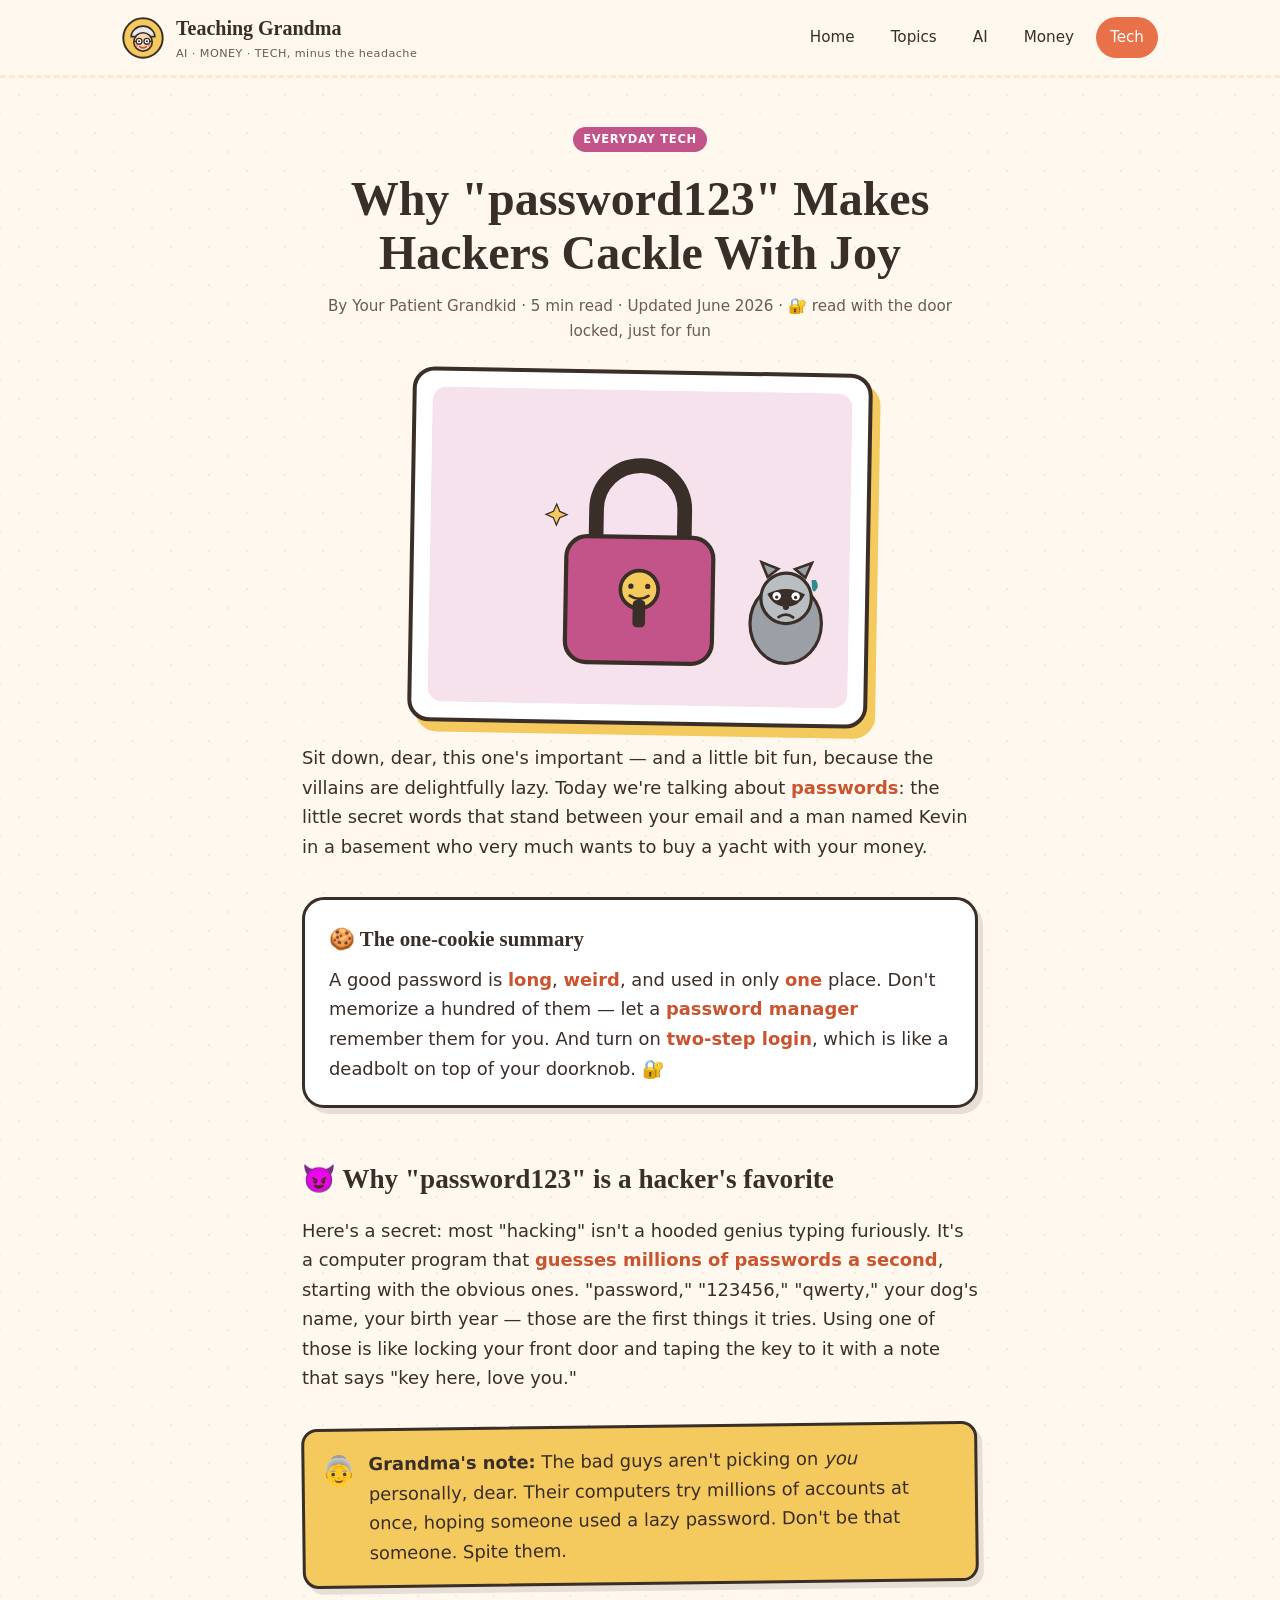
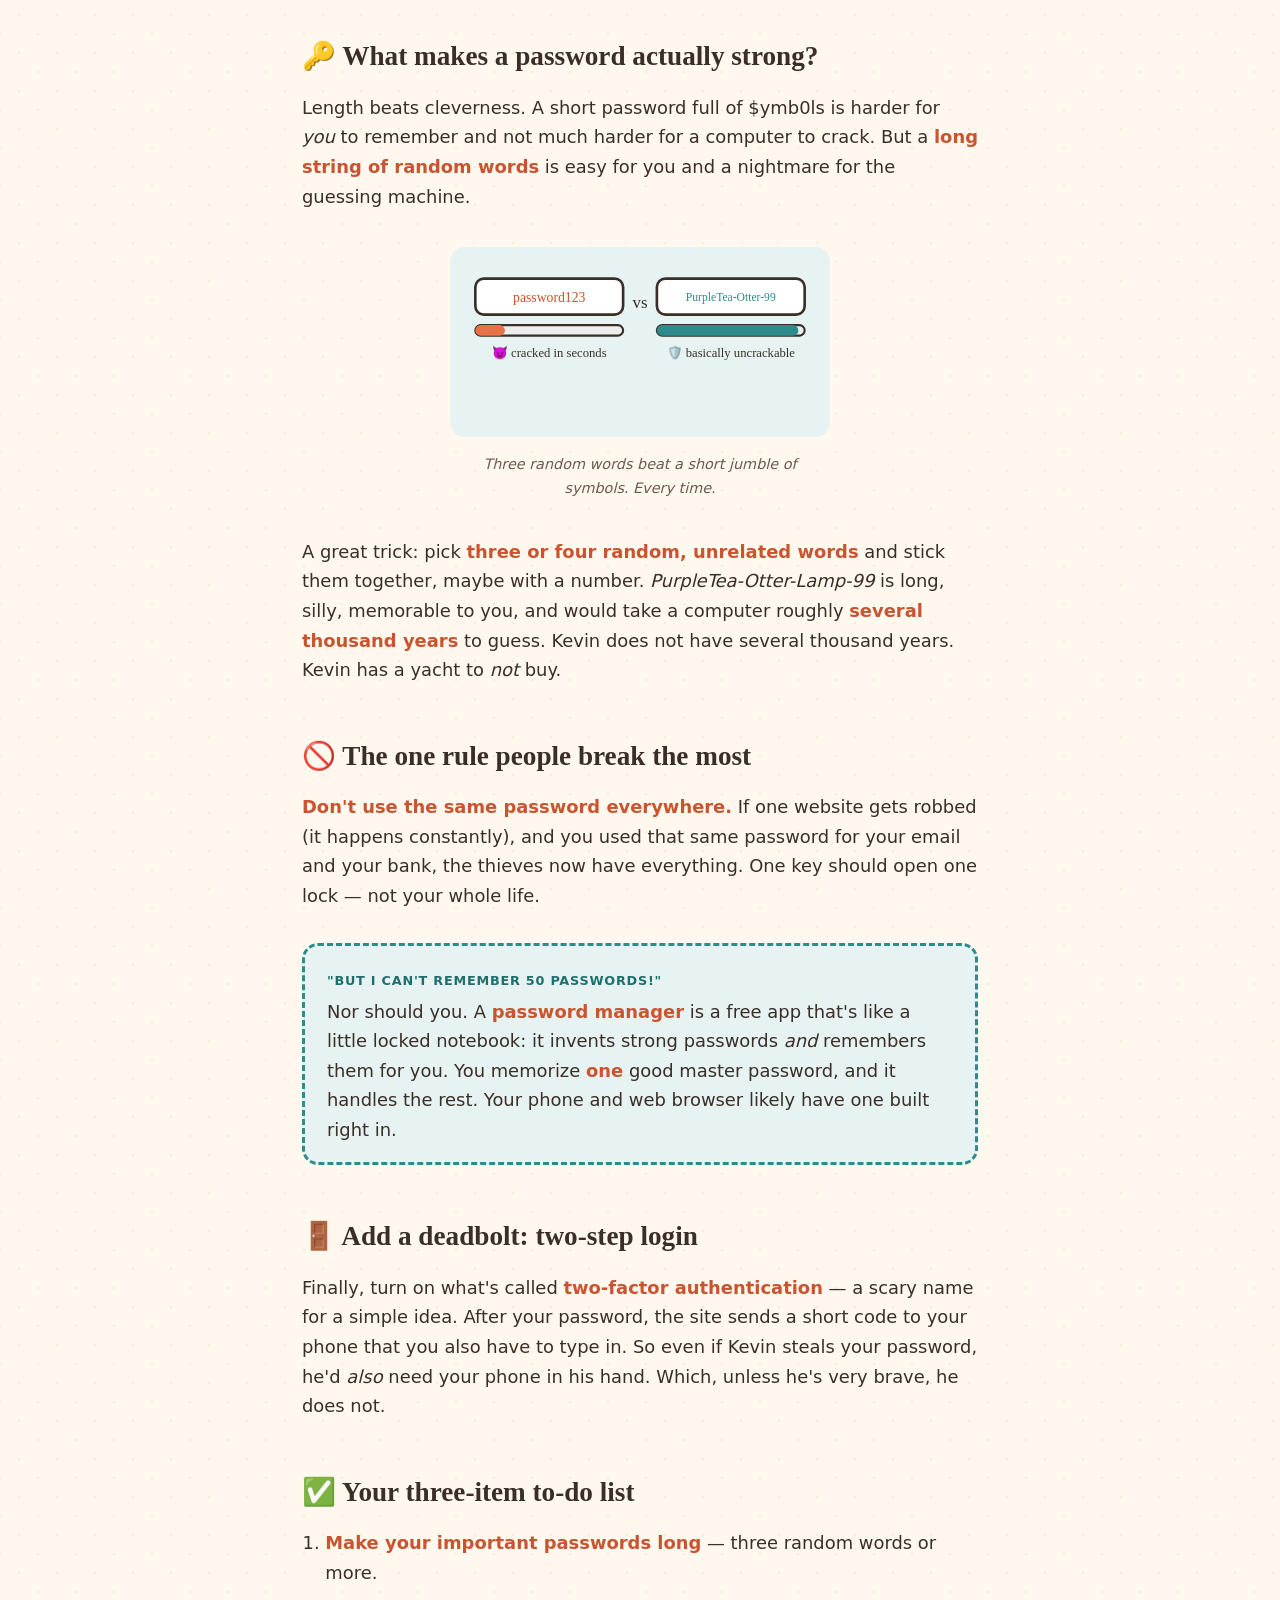
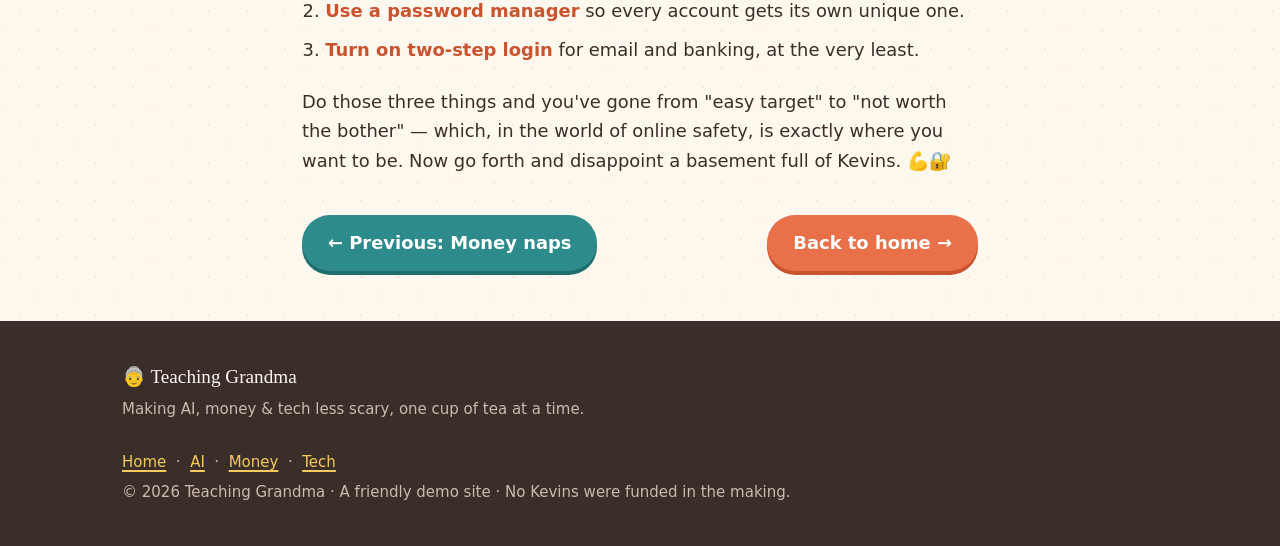
<file: posts/strong-passwords.html>
<!DOCTYPE html>
<html lang="en">
<head>
  <meta charset="UTF-8" />
  <meta name="viewport" content="width=device-width, initial-scale=1.0" />
  <title>Why "password123" Makes Hackers Cackle With Joy — Teaching Grandma</title>
  <meta name="description" content="A friendly, funny guide to making passwords that keep the bad guys out — with locks, a sneaky raccoon, and no tech anxiety." />
  <link rel="stylesheet" href="../styles.css" />
  <link rel="icon" href="data:image/svg+xml,<svg xmlns='http://www.w3.org/2000/svg' viewBox='0 0 100 100'><text y='.9em' font-size='90'>🔐</text></svg>" />
</head>
<body>

  <nav class="site-nav">
    <div class="wrap">
      <a class="brand" href="../index.html" aria-label="Teaching Grandma home">
        <svg width="42" height="42" viewBox="0 0 64 64" role="img" aria-hidden="true">
          <circle cx="32" cy="32" r="30" fill="#F4C95D" stroke="#3A2E28" stroke-width="3"/>
          <path d="M14 30a18 16 0 0 1 36 0z" fill="#EAEAEA" stroke="#3A2E28" stroke-width="2.5"/>
          <circle cx="32" cy="38" r="14" fill="#FBD9B8" stroke="#3A2E28" stroke-width="2.5"/>
          <circle cx="26" cy="37" r="4.5" fill="#fff" stroke="#3A2E28" stroke-width="2"/>
          <circle cx="38" cy="37" r="4.5" fill="#fff" stroke="#3A2E28" stroke-width="2"/>
          <circle cx="26" cy="37" r="1.6" fill="#3A2E28"/><circle cx="38" cy="37" r="1.6" fill="#3A2E28"/>
          <path d="M22 37h-3M42 37h3" stroke="#3A2E28" stroke-width="2" stroke-linecap="round"/>
          <path d="M27 45q5 4 10 0" fill="none" stroke="#C9542F" stroke-width="2.5" stroke-linecap="round"/>
          <circle cx="22" cy="43" r="2.5" fill="#E8714A" opacity="0.6"/>
          <circle cx="42" cy="43" r="2.5" fill="#E8714A" opacity="0.6"/>
        </svg>
        <span>Teaching Grandma
          <span class="brand-sub">AI · MONEY · TECH, minus the headache</span>
        </span>
      </a>
      <div class="nav-links">
        <a href="../index.html">Home</a>
        <a href="../index.html#categories">Topics</a>
        <a href="ai-chatbots-explained.html">AI</a>
        <a href="compound-interest.html">Money</a>
        <a href="strong-passwords.html" class="active">Tech</a>
      </div>
    </div>
  </nav>

  <header class="article-header">
    <div class="wrap narrow">
      <span class="pill tech">Everyday Tech</span>
      <h1>Why "password123" Makes Hackers Cackle With Joy</h1>
      <div class="byline">By Your Patient Grandkid · 5 min read · Updated June 2026 · 🔐 read with the door locked, just for fun</div>

      <div class="article-hero-art">
        <svg viewBox="0 0 400 300" role="img" aria-label="A sturdy padlock standing guard while a sneaky raccoon burglar peeks from behind">
          <rect x="0" y="0" width="400" height="300" rx="14" fill="#F6E2EC"/>
          <!-- big proud padlock -->
          <g>
            <rect x="130" y="140" width="140" height="120" rx="20" fill="#C2548A" stroke="#3A2E28" stroke-width="4"/>
            <path d="M158 140v-26a42 42 0 0 1 84 0v26" fill="none" stroke="#3A2E28" stroke-width="14"/>
            <circle cx="200" cy="190" r="18" fill="#F4C95D" stroke="#3A2E28" stroke-width="3.5"/>
            <rect x="194" y="200" width="12" height="26" rx="4" fill="#3A2E28"/>
            <!-- happy face on the lock -->
            <circle cx="192" cy="187" r="2.5" fill="#3A2E28"/><circle cx="208" cy="187" r="2.5" fill="#3A2E28"/>
            <path d="M191 196q9 6 18 0" fill="none" stroke="#3A2E28" stroke-width="2.5" stroke-linecap="round"/>
          </g>
          <!-- sneaky raccoon peeking from right, foiled -->
          <g>
            <ellipse cx="340" cy="220" rx="34" ry="38" fill="#9aa0a6" stroke="#3A2E28" stroke-width="3"/>
            <circle cx="340" cy="196" r="24" fill="#b9bec3" stroke="#3A2E28" stroke-width="3"/>
            <!-- bandit mask -->
            <path d="M322 192q18-10 36 0q-6 12-18 12t-18-12z" fill="#3A2E28"/>
            <circle cx="331" cy="194" r="4" fill="#fff"/><circle cx="349" cy="194" r="4" fill="#fff"/>
            <circle cx="331" cy="195" r="1.6" fill="#3A2E28"/><circle cx="349" cy="195" r="1.6" fill="#3A2E28"/>
            <!-- ears -->
            <path d="M322 176l-6-14 16 6z" fill="#9aa0a6" stroke="#3A2E28" stroke-width="2.5"/>
            <path d="M358 176l6-14-16 6z" fill="#9aa0a6" stroke="#3A2E28" stroke-width="2.5"/>
            <!-- nose + frown (foiled!) -->
            <circle cx="340" cy="204" r="3" fill="#3A2E28"/>
            <path d="M333 214q7-5 14 0" fill="none" stroke="#3A2E28" stroke-width="2.5" stroke-linecap="round"/>
            <!-- little sweat drop -->
            <path d="M368 178q4 6 0 10t-4-10z" fill="#2E8B8B"/>
          </g>
          <!-- sparkle on lock -->
          <path d="M120 110l3 7 7 3-7 3-3 7-3-7-7-3 7-3z" fill="#F4C95D" stroke="#3A2E28" stroke-width="1.2"/>
        </svg>
      </div>
    </div>
  </header>

  <main>
  <article class="article">
    <div class="wrap narrow">

      <p>
        Sit down, dear, this one's important — and a little bit fun, because the villains are
        delightfully lazy. Today we're talking about <strong>passwords</strong>: the little
        secret words that stand between your email and a man named Kevin in a basement who
        very much wants to buy a yacht with your money.
      </p>

      <div class="tldr">
        <h3>🍪 The one-cookie summary</h3>
        <p style="margin:0;">
          A good password is <strong>long</strong>, <strong>weird</strong>, and used in only
          <strong>one</strong> place. Don't memorize a hundred of them — let a
          <strong>password manager</strong> remember them for you. And turn on
          <strong>two-step login</strong>, which is like a deadbolt on top of your doorknob. 🔐
        </p>
      </div>

      <h2>😈 Why "password123" is a hacker's favorite</h2>
      <p>
        Here's a secret: most "hacking" isn't a hooded genius typing furiously. It's a computer
        program that <strong>guesses millions of passwords a second</strong>, starting with the
        obvious ones. "password," "123456," "qwerty," your dog's name, your birth year — those
        are the first things it tries. Using one of those is like locking your front door and
        taping the key to it with a note that says "key here, love you."
      </p>

      <div class="grandma-note">
        <strong>Grandma's note:</strong> The bad guys aren't picking on <em>you</em> personally,
        dear. Their computers try millions of accounts at once, hoping someone used a lazy
        password. Don't be that someone. Spite them.
      </div>

      <h2>🔑 What makes a password actually strong?</h2>
      <p>
        Length beats cleverness. A short password full of $ymb0ls is harder for <em>you</em> to
        remember and not much harder for a computer to crack. But a <strong>long string of
        random words</strong> is easy for you and a nightmare for the guessing machine.
      </p>

      <figure class="inline-art">
        <svg viewBox="0 0 360 180" role="img" aria-label="A weak short password next to a long strong passphrase, with a strength meter">
          <rect x="0" y="0" width="360" height="180" rx="14" fill="#E7F3F3"/>
          <!-- weak -->
          <rect x="24" y="30" width="140" height="34" rx="8" fill="#fff" stroke="#3A2E28" stroke-width="2.5"/>
          <text x="94" y="52" font-size="13" text-anchor="middle" font-family="Verdana" fill="#C9542F">password123</text>
          <rect x="24" y="74" width="140" height="10" rx="5" fill="#eee" stroke="#3A2E28" stroke-width="2"/>
          <rect x="24" y="74" width="28" height="10" rx="5" fill="#E8714A"/>
          <text x="94" y="104" font-size="12" text-anchor="middle" font-family="Verdana" fill="#3A2E28">😈 cracked in seconds</text>
          <!-- strong -->
          <rect x="196" y="30" width="140" height="34" rx="8" fill="#fff" stroke="#3A2E28" stroke-width="2.5"/>
          <text x="266" y="51" font-size="11" text-anchor="middle" font-family="Verdana" fill="#2E8B8B">PurpleTea-Otter-99</text>
          <rect x="196" y="74" width="140" height="10" rx="5" fill="#eee" stroke="#3A2E28" stroke-width="2"/>
          <rect x="196" y="74" width="134" height="10" rx="5" fill="#2E8B8B"/>
          <text x="266" y="104" font-size="12" text-anchor="middle" font-family="Verdana" fill="#3A2E28">🛡️ basically uncrackable</text>
          <!-- vs -->
          <text x="180" y="58" font-size="16" text-anchor="middle" font-family="Georgia" fill="#3A2E28">vs</text>
        </svg>
        <figcaption>Three random words beat a short jumble of symbols. Every time.</figcaption>
      </figure>

      <p>
        A great trick: pick <strong>three or four random, unrelated words</strong> and stick
        them together, maybe with a number. <em>PurpleTea-Otter-Lamp-99</em> is long, silly,
        memorable to you, and would take a computer roughly <strong>several thousand years</strong>
        to guess. Kevin does not have several thousand years. Kevin has a yacht to <em>not</em> buy.
      </p>

      <h2>🚫 The one rule people break the most</h2>
      <p>
        <strong>Don't use the same password everywhere.</strong> If one website gets robbed
        (it happens constantly), and you used that same password for your email and your bank,
        the thieves now have everything. One key should open one lock — not your whole life.
      </p>

      <div class="plain-box">
        <span class="plain-label">"But I can't remember 50 passwords!"</span>
        <p style="margin:0;">
          Nor should you. A <strong>password manager</strong> is a free app that's like a little
          locked notebook: it invents strong passwords <em>and</em> remembers them for you. You
          memorize <strong>one</strong> good master password, and it handles the rest. Your phone
          and web browser likely have one built right in.
        </p>
      </div>

      <h2>🚪 Add a deadbolt: two-step login</h2>
      <p>
        Finally, turn on what's called <strong>two-factor authentication</strong> — a scary name
        for a simple idea. After your password, the site sends a short code to your phone that you
        also have to type in. So even if Kevin steals your password, he'd <em>also</em> need your
        phone in his hand. Which, unless he's very brave, he does not.
      </p>

      <h2>✅ Your three-item to-do list</h2>
      <ol>
        <li><strong>Make your important passwords long</strong> — three random words or more.</li>
        <li><strong>Use a password manager</strong> so every account gets its own unique one.</li>
        <li><strong>Turn on two-step login</strong> for email and banking, at the very least.</li>
      </ol>

      <p>
        Do those three things and you've gone from "easy target" to "not worth the bother" —
        which, in the world of online safety, is exactly where you want to be. Now go forth and
        disappoint a basement full of Kevins. 💪🔐
      </p>

      <div class="post-nav">
        <a class="btn btn-teal" href="compound-interest.html">← Previous: Money naps</a>
        <a class="btn" href="../index.html">Back to home →</a>
      </div>

    </div>
  </article>
  </main>

  <footer class="site-footer">
    <div class="wrap">
      <div>
        <div class="foot-brand">👵 Teaching Grandma</div>
        <small>Making AI, money &amp; tech less scary, one cup of tea at a time.</small>
      </div>
      <div>
        <small>
          <a href="../index.html">Home</a> &nbsp;·&nbsp;
          <a href="ai-chatbots-explained.html">AI</a> &nbsp;·&nbsp;
          <a href="compound-interest.html">Money</a> &nbsp;·&nbsp;
          <a href="strong-passwords.html">Tech</a>
          <br/>© 2026 Teaching Grandma · A friendly demo site · No Kevins were funded in the making.
        </small>
      </div>
    </div>
  </footer>

</body>
</html>
</file>
<file: styles.css>
/* =========================================================
   Teaching Grandma — shared styles
   A warm, fun, cozy little blog about AI, money & tech.
   No frameworks, no build step. Just CSS being friendly.
   ========================================================= */

:root {
  --cream:        #FFF8EE;
  --cream-deep:   #FBEAD3;
  --ink:          #3A2E28;   /* warm dark brown, softer than black */
  --ink-soft:     #6B5B50;
  --coral:        #E8714A;   /* the "hello dear" accent */
  --coral-deep:   #C9542F;
  --teal:         #2E8B8B;
  --teal-deep:    #1F6E6E;
  --sun:          #F4C95D;   /* sunny yellow */
  --berry:        #C2548A;   /* a little pop of jam */
  --paper-shadow: rgba(58, 46, 40, 0.12);
  --radius:       22px;
  --maxw:         1080px;
  --font-head:    "Georgia", "Iowan Old Style", "Palatino Linotype", serif;
  --font-body:    "Verdana", "Trebuchet MS", "Segoe UI", system-ui, sans-serif;
}

* { box-sizing: border-box; }

html { scroll-behavior: smooth; }

body {
  margin: 0;
  font-family: var(--font-body);
  color: var(--ink);
  background-color: var(--cream);
  /* a soft polka-dot wallpaper, like grandma's kitchen curtains */
  background-image:
    radial-gradient(var(--cream-deep) 1.4px, transparent 1.5px),
    radial-gradient(var(--cream-deep) 1.4px, transparent 1.5px);
  background-size: 38px 38px;
  background-position: 0 0, 19px 19px;
  line-height: 1.65;
  font-size: 18px;
}

/* ---------- Layout helpers ---------- */
.wrap { max-width: var(--maxw); margin: 0 auto; padding: 0 22px; }
.narrow { max-width: 720px; }

a { color: var(--teal-deep); text-decoration-thickness: 2px; text-underline-offset: 3px; }
a:hover { color: var(--coral-deep); }

/* ---------- Top navigation ---------- */
.site-nav {
  position: sticky;
  top: 0;
  z-index: 50;
  background: var(--cream);
  border-bottom: 3px dashed var(--cream-deep);
  backdrop-filter: blur(4px);
}
.site-nav .wrap {
  display: flex;
  align-items: center;
  justify-content: space-between;
  gap: 16px;
  padding-top: 12px;
  padding-bottom: 12px;
}
.brand {
  display: flex;
  align-items: center;
  gap: 12px;
  font-family: var(--font-head);
  font-weight: bold;
  font-size: 1.25rem;
  color: var(--ink);
  text-decoration: none;
}
.brand:hover { color: var(--coral-deep); }
.brand svg { flex: 0 0 auto; }
.brand .brand-sub {
  display: block;
  font-family: var(--font-body);
  font-size: 0.7rem;
  font-weight: normal;
  color: var(--ink-soft);
  letter-spacing: 0.04em;
}
.nav-links { display: flex; gap: 8px; flex-wrap: wrap; align-items: center; }
.nav-links a {
  text-decoration: none;
  color: var(--ink);
  padding: 8px 14px;
  border-radius: 999px;
  font-size: 0.95rem;
  transition: background 0.15s ease, color 0.15s ease;
}
.nav-links a:hover { background: var(--sun); color: var(--ink); }
.nav-links a.active { background: var(--coral); color: #fff; }

/* ---------- Buttons ---------- */
.btn {
  display: inline-block;
  background: var(--coral);
  color: #fff;
  text-decoration: none;
  padding: 13px 26px;
  border-radius: 999px;
  font-weight: bold;
  box-shadow: 0 4px 0 var(--coral-deep);
  transition: transform 0.1s ease, box-shadow 0.1s ease;
}
.btn:hover { color: #fff; transform: translateY(2px); box-shadow: 0 2px 0 var(--coral-deep); }
.btn.btn-teal { background: var(--teal); box-shadow: 0 4px 0 var(--teal-deep); }
.btn.btn-teal:hover { box-shadow: 0 2px 0 var(--teal-deep); }

/* ---------- Hero ---------- */
.hero { padding: 56px 0 30px; }
.hero .wrap {
  display: grid;
  grid-template-columns: 1.1fr 0.9fr;
  gap: 36px;
  align-items: center;
}
.hero h1 {
  font-family: var(--font-head);
  font-size: clamp(2.1rem, 5vw, 3.4rem);
  line-height: 1.08;
  margin: 0 0 14px;
  color: var(--ink);
}
.hero h1 .squiggle { color: var(--coral); position: relative; white-space: nowrap; }
.hero p.lede { font-size: 1.18rem; color: var(--ink-soft); margin: 0 0 26px; }
.hero-art {
  background: #fff;
  border: 4px solid var(--ink);
  border-radius: var(--radius);
  padding: 18px;
  box-shadow: 10px 12px 0 var(--sun);
  transform: rotate(-1.5deg);
}
.hero-art svg { width: 100%; height: auto; display: block; }

.tagchips { display: flex; gap: 10px; flex-wrap: wrap; margin-top: 22px; }
.tagchip {
  font-size: 0.85rem;
  background: #fff;
  border: 2px solid var(--ink);
  border-radius: 999px;
  padding: 6px 14px;
  box-shadow: 2px 3px 0 var(--cream-deep);
}

/* ---------- Section titles ---------- */
.section { padding: 40px 0; }
.section-title {
  font-family: var(--font-head);
  font-size: 1.9rem;
  margin: 0 0 6px;
  display: flex;
  align-items: center;
  gap: 12px;
}
.section-sub { color: var(--ink-soft); margin: 0 0 26px; font-size: 1.02rem; }

/* ---------- Category cards ---------- */
.cards { display: grid; grid-template-columns: repeat(3, 1fr); gap: 22px; }
.card {
  background: #fff;
  border: 3px solid var(--ink);
  border-radius: var(--radius);
  padding: 24px;
  text-decoration: none;
  color: var(--ink);
  display: flex;
  flex-direction: column;
  gap: 10px;
  box-shadow: 6px 7px 0 var(--paper-shadow);
  transition: transform 0.12s ease, box-shadow 0.12s ease;
}
.card:hover { transform: translateY(-4px) rotate(-0.6deg); box-shadow: 8px 12px 0 var(--paper-shadow); color: var(--ink); }
.card .card-icon {
  width: 92px; height: 92px;
  border-radius: 50%;
  display: grid; place-items: center;
  margin-bottom: 4px;
}
.card.ai    .card-icon { background: #E7F3F3; }
.card.money .card-icon { background: #FBEFD3; }
.card.tech  .card-icon { background: #F6E2EC; }
.card h3 { font-family: var(--font-head); font-size: 1.4rem; margin: 0; }
.card p { margin: 0; color: var(--ink-soft); font-size: 0.98rem; }
.card .card-more { margin-top: auto; font-weight: bold; color: var(--coral-deep); }

/* ---------- Post list (featured) ---------- */
.postlist { display: grid; gap: 18px; }
.post-row {
  background: #fff;
  border: 3px solid var(--ink);
  border-radius: var(--radius);
  padding: 20px 22px;
  display: grid;
  grid-template-columns: 64px 1fr auto;
  gap: 18px;
  align-items: center;
  text-decoration: none;
  color: var(--ink);
  box-shadow: 4px 5px 0 var(--paper-shadow);
  transition: transform 0.1s ease;
}
.post-row:hover { transform: translateX(4px); color: var(--ink); }
.post-row .emoji-badge {
  width: 64px; height: 64px; border-radius: 18px;
  display: grid; place-items: center; font-size: 2rem;
  border: 2px solid var(--ink);
}
.post-row h4 { margin: 0 0 3px; font-family: var(--font-head); font-size: 1.22rem; }
.post-row .post-meta { color: var(--ink-soft); font-size: 0.86rem; }
.post-row .arrow { font-size: 1.6rem; color: var(--coral); }

.pill {
  display: inline-block; font-size: 0.72rem; font-weight: bold;
  text-transform: uppercase; letter-spacing: 0.06em;
  padding: 3px 10px; border-radius: 999px; color: #fff;
}
.pill.ai { background: var(--teal); }
.pill.money { background: var(--coral); }
.pill.tech { background: var(--berry); }

/* ---------- Newsletter / fun callout ---------- */
.callout {
  background: var(--teal);
  color: #fff;
  border-radius: var(--radius);
  padding: 34px;
  text-align: center;
  border: 4px solid var(--ink);
  box-shadow: 8px 9px 0 var(--paper-shadow);
}
.callout h3 { font-family: var(--font-head); font-size: 1.7rem; margin: 0 0 8px; }
.callout p { margin: 0 auto 18px; max-width: 520px; opacity: 0.95; }

/* ---------- Article / blog post ---------- */
.article-header { padding: 44px 0 18px; text-align: center; }
.article-header .pill { margin-bottom: 14px; }
.article-header h1 {
  font-family: var(--font-head);
  font-size: clamp(1.9rem, 4.5vw, 3rem);
  line-height: 1.12;
  margin: 6px auto 14px;
  max-width: 760px;
}
.article-header .byline { color: var(--ink-soft); font-size: 0.95rem; }
.article-hero-art {
  max-width: 460px; margin: 26px auto 0;
  background: #fff; border: 4px solid var(--ink); border-radius: var(--radius);
  padding: 16px; box-shadow: 8px 10px 0 var(--sun); transform: rotate(1deg);
}
.article-hero-art svg { width: 100%; height: auto; display: block; }

.article { font-size: 1.12rem; }
.article p { margin: 0 0 1.25em; }
.article h2 {
  font-family: var(--font-head);
  font-size: 1.7rem; margin: 1.8em 0 0.5em;
  display: flex; align-items: center; gap: 10px;
}
.article h3 { font-family: var(--font-head); font-size: 1.3rem; margin: 1.4em 0 0.4em; }
.article ul, .article ol { margin: 0 0 1.25em; padding-left: 1.3em; }
.article li { margin-bottom: 0.5em; }
.article strong { color: var(--coral-deep); }

.article blockquote {
  margin: 1.6em 0;
  background: #fff;
  border-left: 8px solid var(--sun);
  border-radius: 14px;
  padding: 18px 22px;
  font-style: italic;
  color: var(--ink-soft);
  box-shadow: 4px 5px 0 var(--paper-shadow);
}

/* Grandma's little sticky-note asides */
.grandma-note {
  background: var(--sun);
  border: 3px solid var(--ink);
  border-radius: 16px;
  padding: 18px 20px 18px 64px;
  margin: 1.8em 0;
  position: relative;
  box-shadow: 5px 6px 0 var(--paper-shadow);
  transform: rotate(-0.7deg);
}
.grandma-note::before {
  content: "👵";
  position: absolute;
  left: 16px; top: 16px;
  font-size: 1.8rem;
}
.grandma-note strong { color: var(--ink); }

/* Analogy / "in plain English" box */
.plain-box {
  background: #E7F3F3;
  border: 3px dashed var(--teal);
  border-radius: 16px;
  padding: 18px 22px;
  margin: 1.8em 0;
}
.plain-box .plain-label {
  display: inline-block; font-weight: bold; color: var(--teal-deep);
  text-transform: uppercase; letter-spacing: 0.06em; font-size: 0.8rem;
  margin-bottom: 6px;
}

figure.inline-art {
  margin: 2em auto;
  text-align: center;
  max-width: 380px;
}
figure.inline-art svg { width: 100%; height: auto; }
figure.inline-art figcaption { color: var(--ink-soft); font-size: 0.9rem; font-style: italic; margin-top: 8px; }

.tldr {
  background: #fff; border: 3px solid var(--ink); border-radius: var(--radius);
  padding: 22px 24px; margin: 2em 0; box-shadow: 5px 6px 0 var(--paper-shadow);
}
.tldr h3 { margin-top: 0; }

/* Prev/next + back navigation in posts */
.post-nav {
  display: flex; justify-content: space-between; gap: 16px;
  margin: 40px 0; flex-wrap: wrap;
}

/* ---------- Footer ---------- */
.site-footer {
  margin-top: 50px;
  background: var(--ink);
  color: var(--cream);
  padding: 40px 0;
}
.site-footer .wrap { display: flex; justify-content: space-between; gap: 24px; flex-wrap: wrap; align-items: center; }
.site-footer a { color: var(--sun); }
.site-footer .foot-brand { font-family: var(--font-head); font-size: 1.2rem; }
.site-footer small { color: #C9BBB0; }

/* ---------- Responsive ---------- */
@media (max-width: 860px) {
  .hero .wrap { grid-template-columns: 1fr; }
  .hero-art { order: -1; max-width: 420px; }
  .cards { grid-template-columns: 1fr; }
}
@media (max-width: 560px) {
  body { font-size: 17px; }
  .post-row { grid-template-columns: 52px 1fr; }
  .post-row .arrow { display: none; }
  .nav-links a { padding: 7px 10px; font-size: 0.88rem; }
}
</file>
